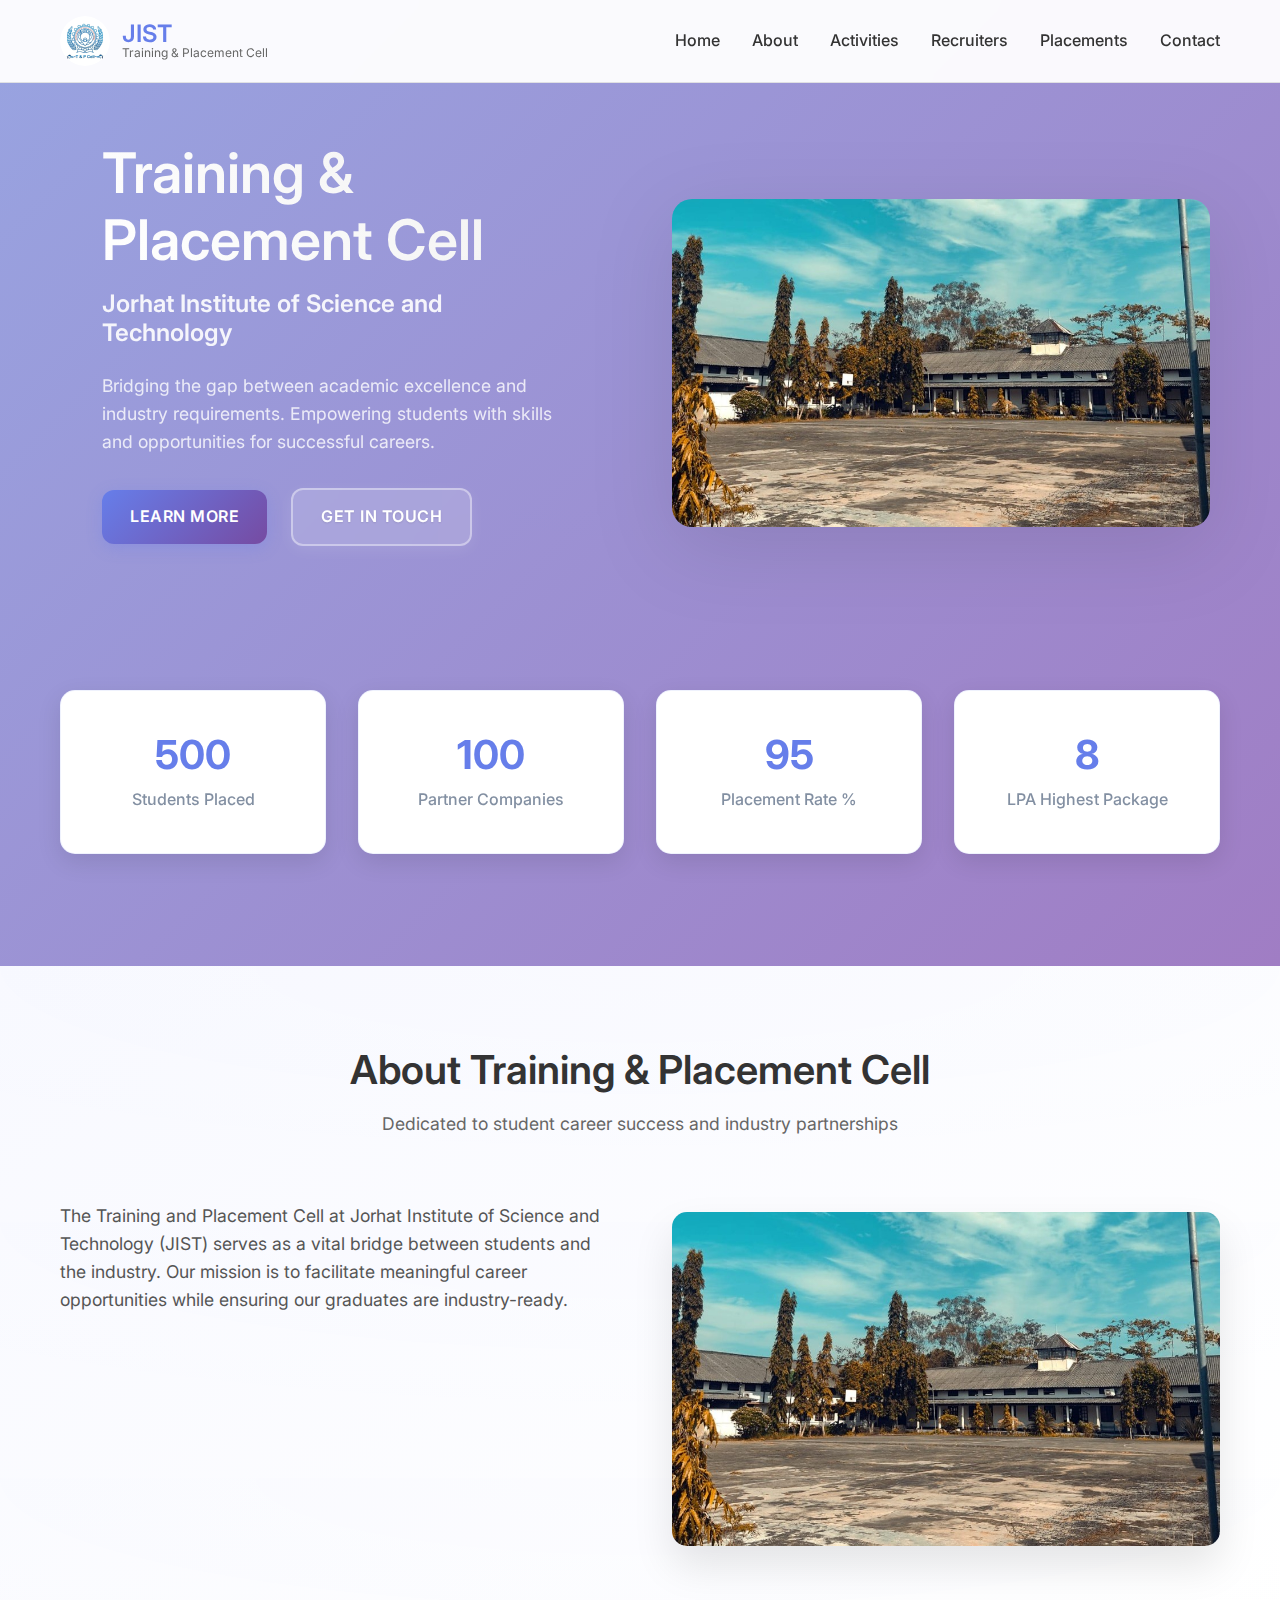
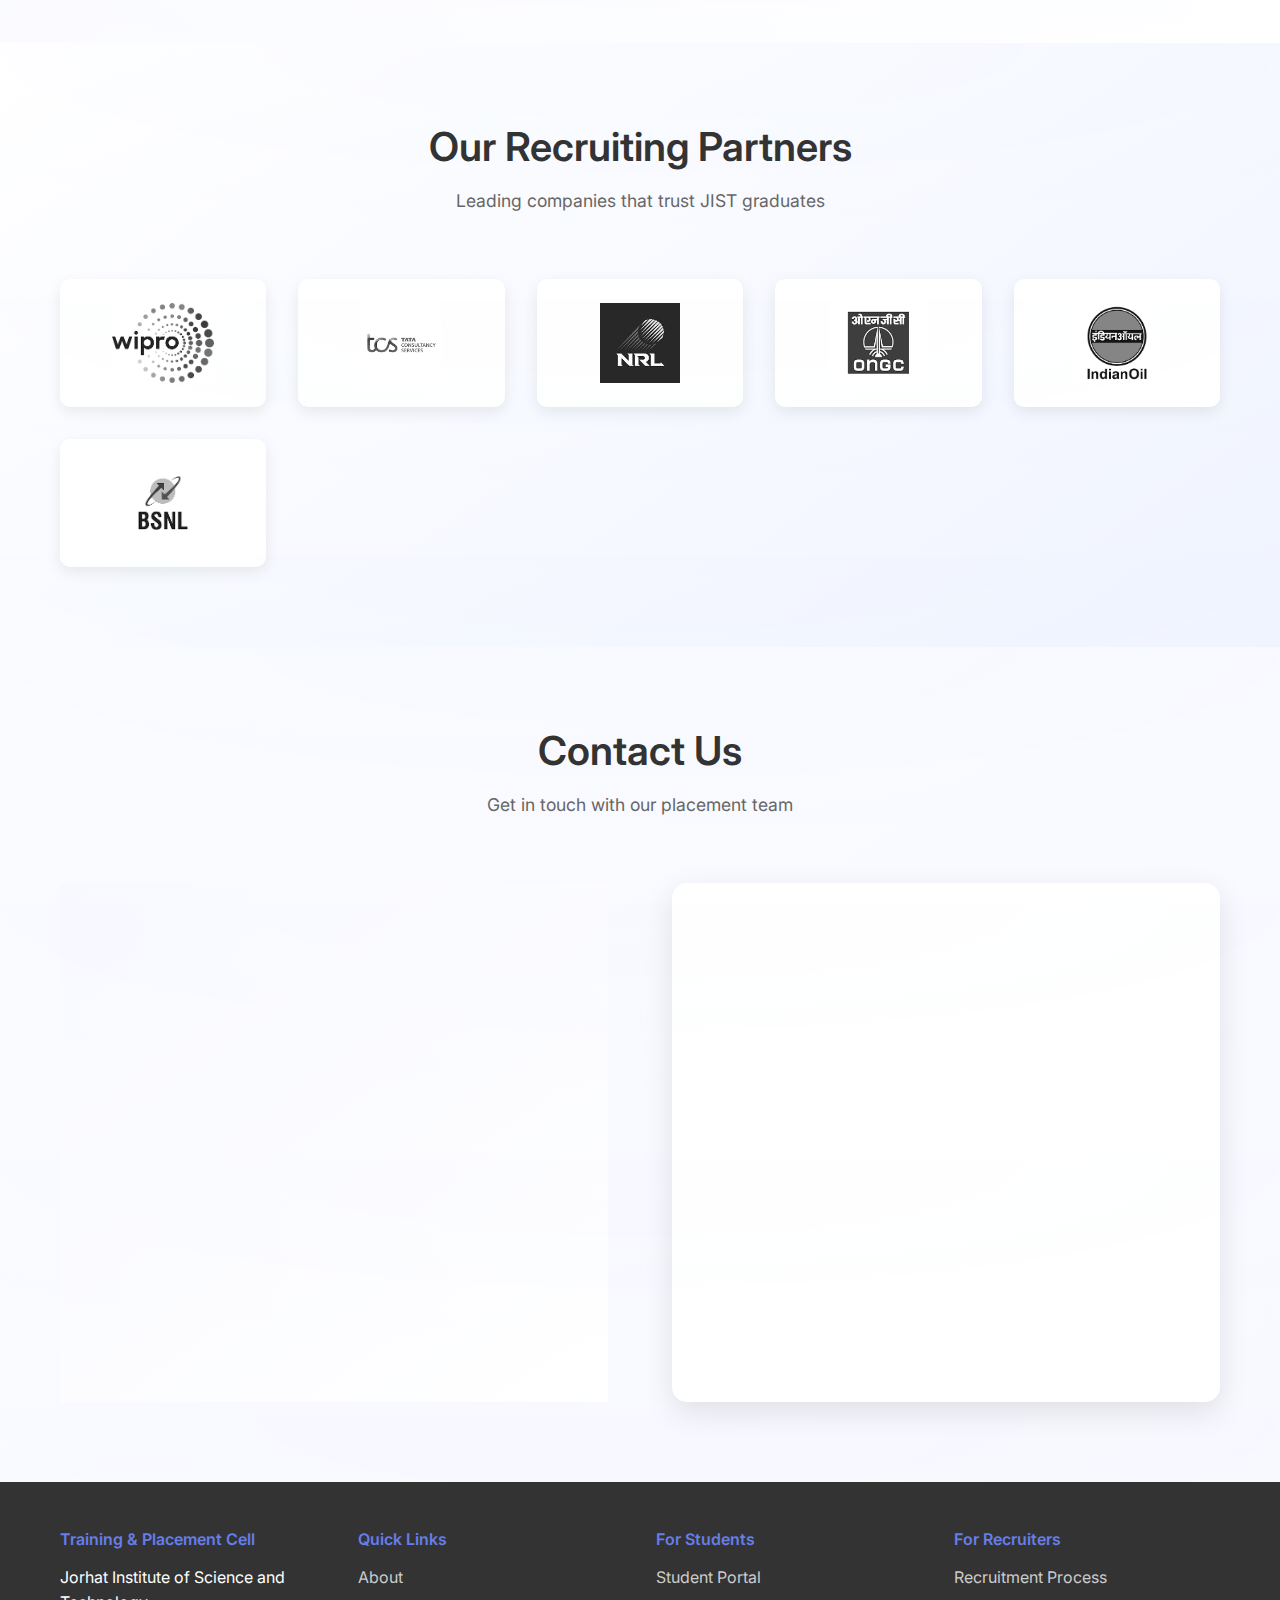
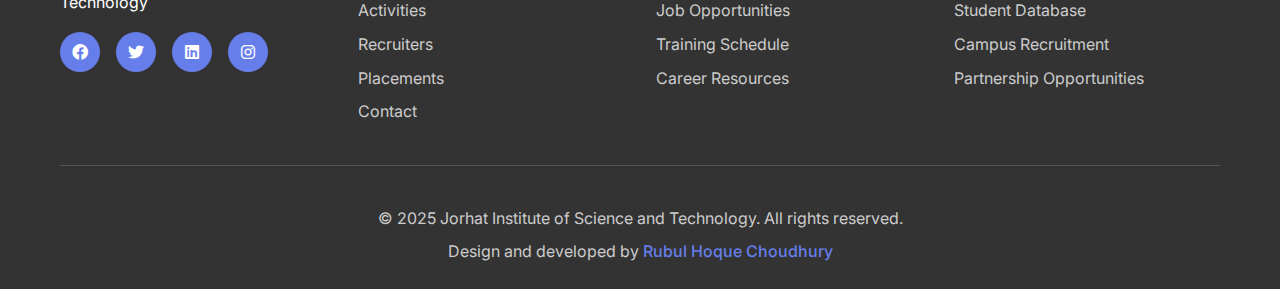
<file: index.html>
<!DOCTYPE html>
<html lang="en">

<head>
    <meta charset="UTF-8">
    <meta name="viewport" content="width=device-width, initial-scale=1.0">
    <link rel="icon" href="images/logo.png">
    <title>Training & Placement Cell - Jorhat Institute of Science and Technology</title>
    <link rel="stylesheet" href="css/style.css">
    <link rel="stylesheet" href="https://cdnjs.cloudflare.com/ajax/libs/font-awesome/6.0.0/css/all.min.css">
    <link href="https://fonts.googleapis.com/css2?family=Inter:wght@300;400;500;600;700&display=swap" rel="stylesheet">
</head>

<body>
    <!-- Header -->
    <header class="header">
        <nav class="navbar">
            <div class="nav-container">
                <div class="nav-logo">
                    <img src="images/logo.png" alt="JIST Logo" class="logo-img">
                    <div class="logo-text">
                        <h2>JIST</h2>
                        <p>Training & Placement Cell</p>
                    </div>
                </div>
                <ul class="nav-menu">
                    <li class="nav-item">
                        <a href="#home" class="nav-link">Home</a>
                    </li>
                    <li class="nav-item">
                        <a href="about.html" class="nav-link">About</a>
                    </li>
                    <li class="nav-item">
                        <a href="activities.html" class="nav-link">Activities</a>
                    </li>
                    <li class="nav-item">
                        <a href="recruiters.html" class="nav-link">Recruiters</a>
                    </li>
                    <li class="nav-item">
                        <a href="placements.html" class="nav-link">Placements</a>
                    </li>
                    <li class="nav-item">
                        <a href="contact.html" class="nav-link">Contact</a>
                    </li>
                </ul>
                <div class="hamburger">
                    <span class="bar"></span>
                    <span class="bar"></span>
                    <span class="bar"></span>
                </div>
            </div>
        </nav>
    </header>

    <!-- Hero Section -->
    <section id="home" class="hero">
        <div class="hero-container">
            <div class="hero-content">
                <h1 class="hero-title">Training & Placement Cell</h1>
                <h2 class="hero-subtitle">Jorhat Institute of Science and Technology</h2>
                <p class="hero-description">
                    Bridging the gap between academic excellence and industry requirements.
                    Empowering students with skills and opportunities for successful careers.
                </p>
                <div class="hero-buttons">
                    <a href="#about" class="btn btn-primary">Learn More</a>
                    <a href="#contact" class="btn btn-secondary">Get in Touch</a>
                </div>
            </div>
            <div class="hero-image">
                <img src="images/about.jpg" alt="Training and Placement">
            </div>
        </div>
        <div class="hero-stats">
            <div class="stat-item">
                <h3 class="stat-number" data-target="500">0</h3>
                <p class="stat-label">Students Placed</p>
            </div>
            <div class="stat-item">
                <h3 class="stat-number" data-target="100">0</h3>
                <p class="stat-label">Partner Companies</p>
            </div>
            <div class="stat-item">
                <h3 class="stat-number" data-target="95">0</h3>
                <p class="stat-label">Placement Rate %</p>
            </div>
            <div class="stat-item">
                <h3 class="stat-number" data-target="8">0</h3>
                <p class="stat-label">LPA Highest Package</p>
            </div>
        </div>
    </section>

    <!-- About Section -->
    <section id="about" class="about">
        <div class="container">
            <div class="section-header">
                <h2 class="section-title">About Training & Placement Cell</h2>
                <p class="section-subtitle">Dedicated to student career success and industry partnerships</p>
            </div>
            <div class="about-content">
                <div class="about-text">
                    <p>
                        The Training and Placement Cell at Jorhat Institute of Science and Technology (JIST)
                        serves as a vital bridge between students and the industry. Our mission is to facilitate
                        meaningful career opportunities while ensuring our graduates are industry-ready.
                    </p>
                    <div class="about-features">
                        <div class="feature">
                            <i class="fas fa-graduation-cap"></i>
                            <h4>Skill Development</h4>
                            <p>Comprehensive training programs to enhance technical and soft skills</p>
                        </div>
                        <div class="feature">
                            <i class="fas fa-handshake"></i>
                            <h4>Industry Partnerships</h4>
                            <p>Strong relationships with leading companies across various sectors</p>
                        </div>
                        <div class="feature">
                            <i class="fas fa-chart-line"></i>
                            <h4>Career Guidance</h4>
                            <p>Personalized counseling and career path planning for every student</p>
                        </div>
                    </div>
                </div>
                <div class="about-image">
                    <img src="images/about.jpg" alt="About TPC">
                </div>
            </div>
        </div>
    </section>

    <!-- Recruiters Section -->
    <section id="recruiters" class="recruiters">
        <div class="container">
            <div class="section-header">
                <h2 class="section-title">Our Recruiting Partners</h2>
                <p class="section-subtitle">Leading companies that trust JIST graduates</p>
            </div>
            <div class="recruiters-logos">
                <div class="logo-item">
                    <img src="images/wipro.png" alt="Company 1">
                </div>
                <div class="logo-item">
                    <img src="images/tcs.png" alt="Company 2">
                </div>
                <div class="logo-item">
                    <img src="images/nrl.jpg" alt="Company 3">
                </div>
                <div class="logo-item">
                    <img src="images/ongc.png" alt="Company 4">
                </div>
                <div class="logo-item">
                    <img src="images/iocl.png" alt="Company 5">
                </div>
                <div class="logo-item">
                    <img src="images/bsnl.png" alt="Company 6">
                </div>
            </div>
        </div>
    </section>

    <!-- Placements Section -->
    <!-- <section id="placements" class="placements">
        <div class="container">
            <div class="section-header">
                <h2 class="section-title">Recent Placements</h2>
                <p class="section-subtitle">Success stories of our graduates</p>
            </div>
            <div class="placement-grid">
                <div class="placement-card">
                    <div class="student-info">
                        <img src="images/profile.avif" alt="Student 1" class="student-photo">
                        <div class="student-details">
                            <h4>Priya Sharma</h4>
                            <p>Computer Science Engineering</p>
                            <span class="batch">Batch 2024</span>
                        </div>
                    </div>
                    <div class="placement-info">
                        <h5>Software Engineer</h5>
                        <p class="company">TCS - Tata Consultancy Services</p>
                        <span class="package">₹6.5 LPA</span>
                    </div>
                </div>
                <div class="placement-card">
                    <div class="student-info">
                        <img src="images/profile.avif" alt="Student 2" class="student-photo">
                        <div class="student-details">
                            <h4>Rahul Kumar</h4>
                            <p>Electronics & Communication</p>
                            <span class="batch">Batch 2024</span>
                        </div>
                    </div>
                    <div class="placement-info">
                        <h5>System Engineer</h5>
                        <p class="company">Infosys Technologies</p>
                        <span class="package">₹5.8 LPA</span>
                    </div>
                </div>
                <div class="placement-card">
                    <div class="student-info">
                        <img src="images/profile.avif" alt="Student 3" class="student-photo">
                        <div class="student-details">
                            <h4>Sneha Devi</h4>
                            <p>Information Technology</p>
                            <span class="batch">Batch 2024</span>
                        </div>
                    </div>
                    <div class="placement-info">
                        <h5>Data Analyst</h5>
                        <p class="company">Wipro Limited</p>
                        <span class="package">₹7.2 LPA</span>
                    </div>
                </div>

                <div class="placement-card">
                    <div class="student-info">
                        <img src="images/profile.avif"
                            alt="Deepak Medhi smiling in formal attire, seated in a bright indoor setting with a neutral background, conveying confidence and positivity"
                            class="student-photo">
                        <div class="student-details">
                            <h4>Deepak Medhi</h4>
                            <p>Electrical Engineering</p>
                            <span class="batch">Batch 2024</span>
                        </div>
                    </div>
                    <div class="placement-info">
                        <h5>Power Systems Engineer</h5>
                        <p class="company">NTPC Limited</p>
                        <span class="package">₹7.8 LPA</span>
                    </div>
                </div>
            </div>
            <div class="placement-stats">
                <h3>Placement Excellence 2024</h3>
                <div class="stats-grid">
                    <div class="stat-box">
                        <h4>Average Package</h4>
                        <p>₹6.5 LPA</p>
                    </div>
                    <div class="stat-box">
                        <h4>Highest Package</h4>
                        <p>₹8.5 LPA</p>
                    </div>
                    <div class="stat-box">
                        <h4>Top Recruiters</h4>
                        <p>50+</p>
                    </div>
                    <div class="stat-box">
                        <h4>Placement Success</h4>
                        <p>96%</p>
                    </div>
                </div>
            </div>
        </div>
    </section> -->

    <!-- Contact Section -->
    <section id="contact" class="contact">
        <div class="container">
            <div class="section-header">
                <h2 class="section-title">Contact Us</h2>
                <p class="section-subtitle">Get in touch with our placement team</p>
            </div>
            <div class="contact-content">
                <div class="contact-info">
                    <div class="contact-item">
                        <i class="fas fa-map-marker-alt"></i>
                        <div>
                            <h4>Address</h4>
                            <p>Jorhat Institute of Science and Technology<br>
                                Jorhat, Assam - 785010</p>
                        </div>
                    </div>
                    <div class="contact-item">
                        <i class="fas fa-phone"></i>
                        <div>
                            <h4>Phone</h4>
                            <p>+91 8811852556<br>
                                +91 8822392919</p>
                        </div>
                    </div>
                    <div class="contact-item">
                        <i class="fas fa-envelope"></i>
                        <div>
                            <h4>Email</h4>
                            <p>tpojist@gmail.com</p>
                        </div>
                    </div>
                    <div class="contact-item">
                        <i class="fas fa-globe"></i>
                        <div>
                            <h4>Website</h4>
                            <p><a href="https://jist.ac.in" target="_blank">jist.ac.in</a></p>
                        </div>
                    </div>
                </div>
                <div class="contact-form">
                    <iframe
                        data-tally-src="https://tally.so/embed/w84ddP?alignLeft=1&hideTitle=1&transparentBackground=1&dynamicHeight=1"
                        loading="lazy" width="100%" height="276" frameborder="0" marginheight="0" marginwidth="0"
                        title="Contact Form"></iframe>
                    <script>var d = document, w = "https://tally.so/widgets/embed.js", v = function () { "undefined" != typeof Tally ? Tally.loadEmbeds() : d.querySelectorAll("iframe[data-tally-src]:not([src])").forEach((function (e) { e.src = e.dataset.tallySrc })) }; if ("undefined" != typeof Tally) v(); else if (d.querySelector('script[src="' + w + '"]') == null) { var s = d.createElement("script"); s.src = w, s.onload = v, s.onerror = v, d.body.appendChild(s); }</script>
                </div>
            </div>
        </div>
    </section>

    <!-- Footer -->
    <footer class="footer">
        <div class="container">
            <div class="footer-content">
                <div class="footer-section">
                    <h4>Training & Placement Cell</h4>
                    <p>Jorhat Institute of Science and Technology</p>
                    <div class="social-links">
                        <a href="#"><i class="fab fa-facebook"></i></a>
                        <a href="#"><i class="fab fa-twitter"></i></a>
                        <a href="https://www.linkedin.com/in/tpcjist/"><i class="fab fa-linkedin"></i></a>
                        <a href="#"><i class="fab fa-instagram"></i></a>
                    </div>
                </div>
                <div class="footer-section">
                    <h4>Quick Links</h4>
                    <ul>
                        <li><a href="about.html">About</a></li>
                        <li><a href="activities.html">Activities</a></li>
                        <li><a href="recruiters.html">Recruiters</a></li>
                        <li><a href="placements.html">Placements</a></li>
                        <li><a href="contact.html">Contact</a></li>
                    </ul>
                </div>
                <div class="footer-section">
                    <h4>For Students</h4>
                    <ul>
                        <li><a href="#">Student Portal</a></li>
                        <li><a href="#">Job Opportunities</a></li>
                        <li><a href="#">Training Schedule</a></li>
                        <li><a href="#">Career Resources</a></li>
                    </ul>
                </div>
                <div class="footer-section">
                    <h4>For Recruiters</h4>
                    <ul>
                        <li><a href="#">Recruitment Process</a></li>
                        <li><a href="#">Student Database</a></li>
                        <li><a href="#">Campus Recruitment</a></li>
                        <li><a href="#">Partnership Opportunities</a></li>
                    </ul>
                </div>
            </div>
            <div class="footer-bottom">
                <p>&copy; 2025 Jorhat Institute of Science and Technology. All rights reserved.</p>
                <p>Design and developed by <a href="https://dub.sh/rubul" target="_blank"
                        rel="noopener noreferrer">Rubul Hoque Choudhury</a></p>
            </div>
        </div>
    </footer>

    <script src="js/script.js"></script>
</body>

</html>
</file>
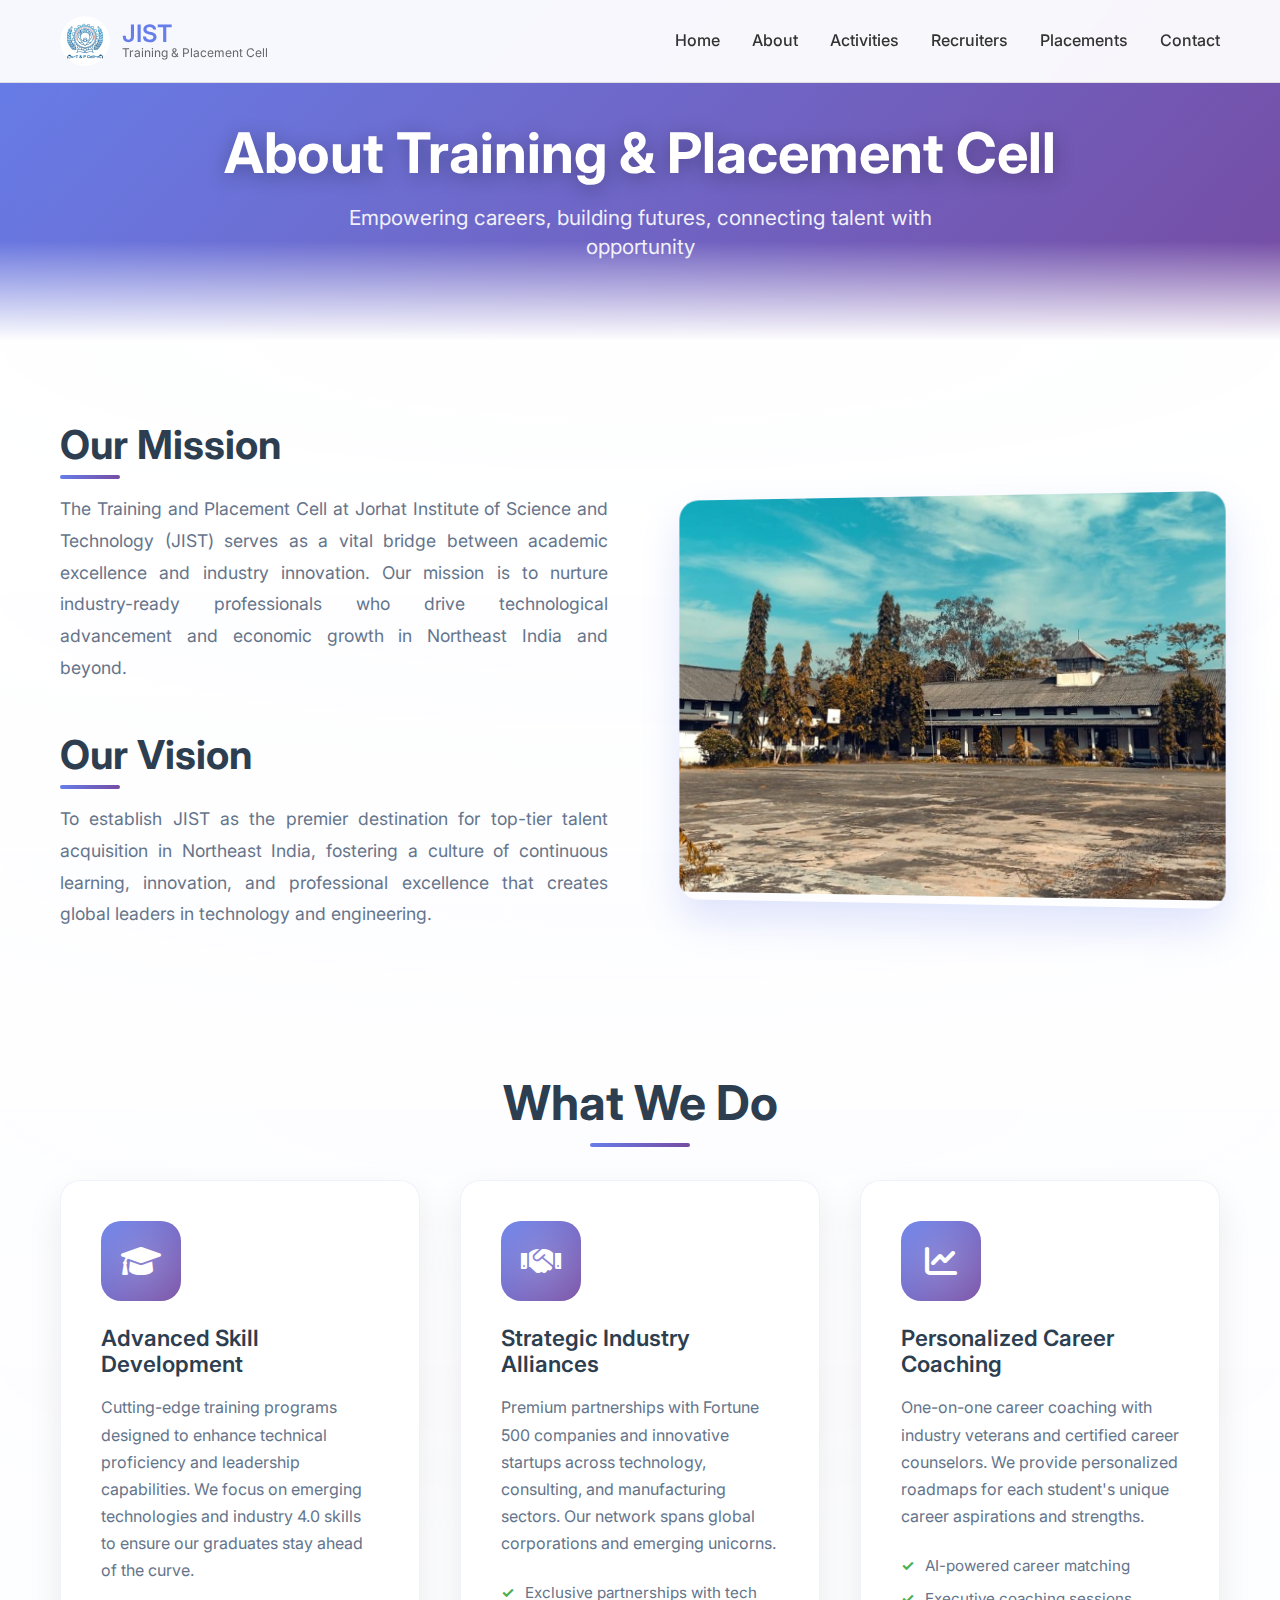
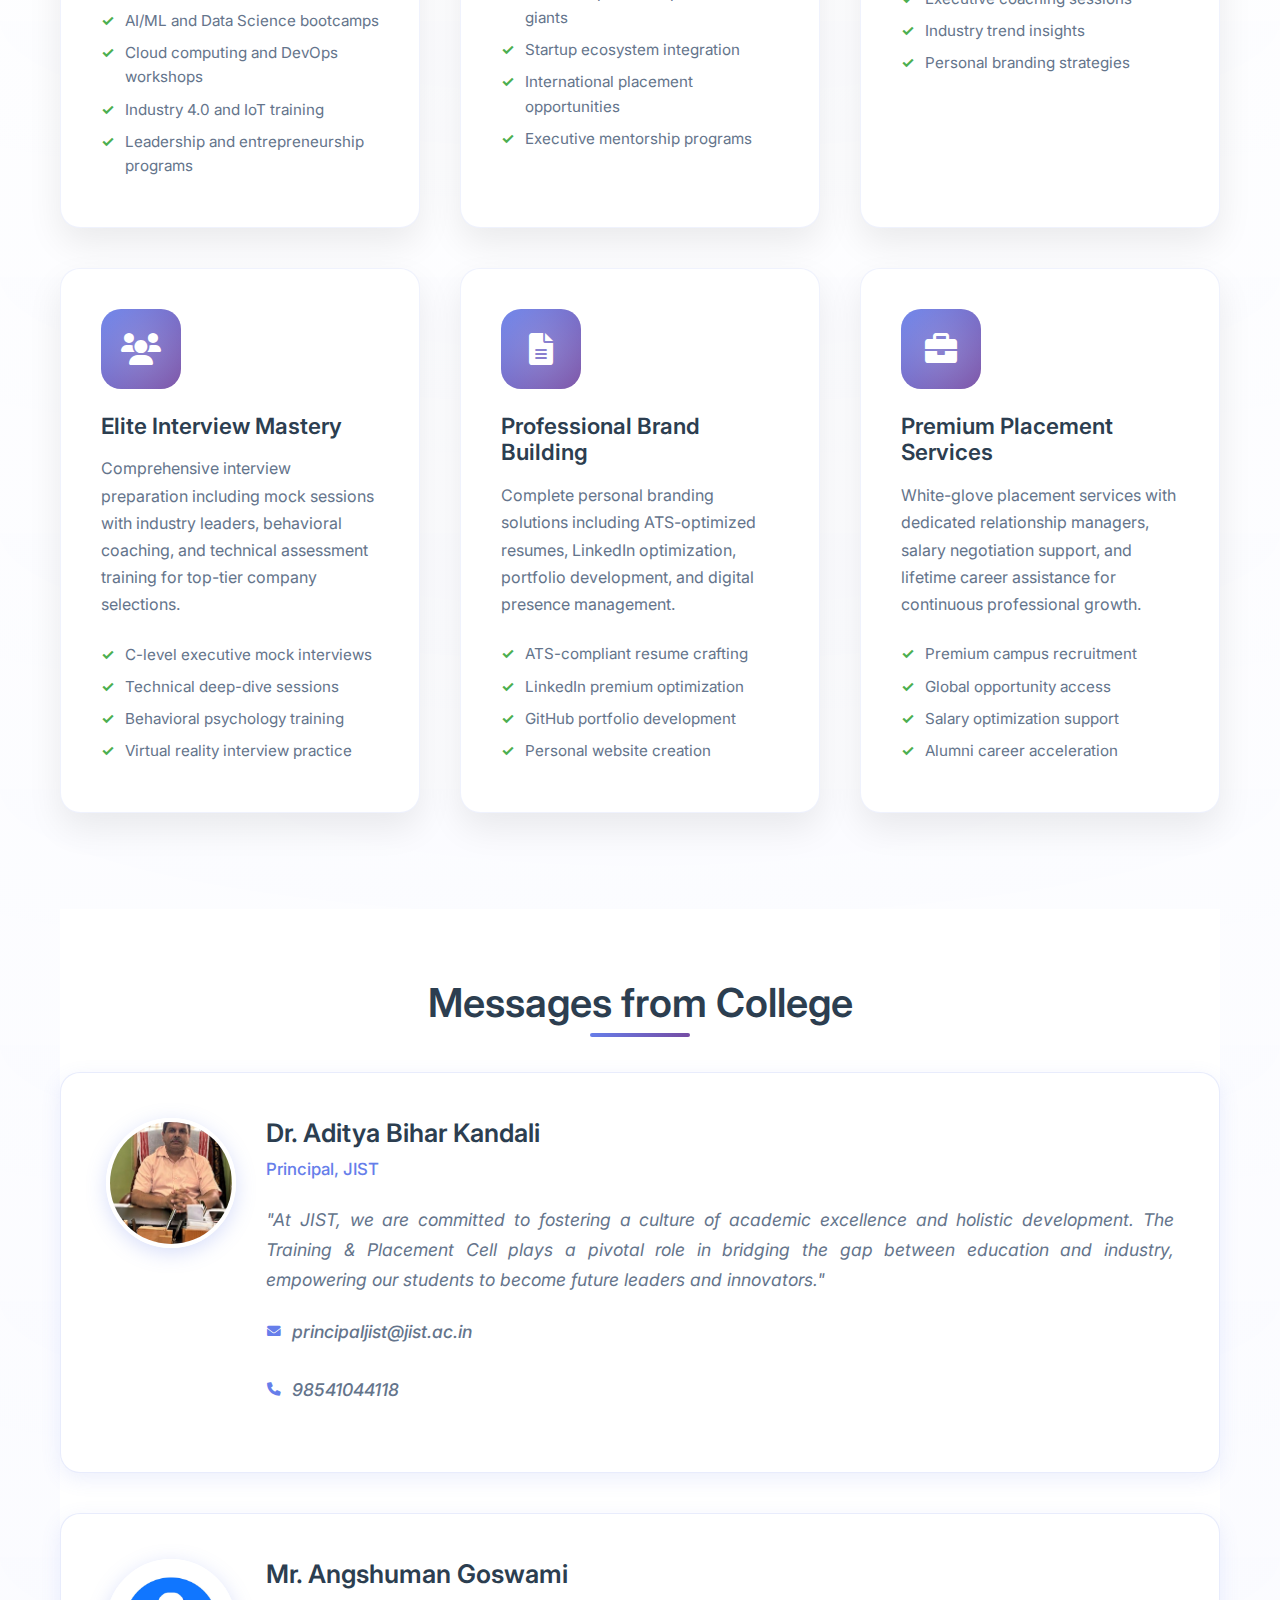
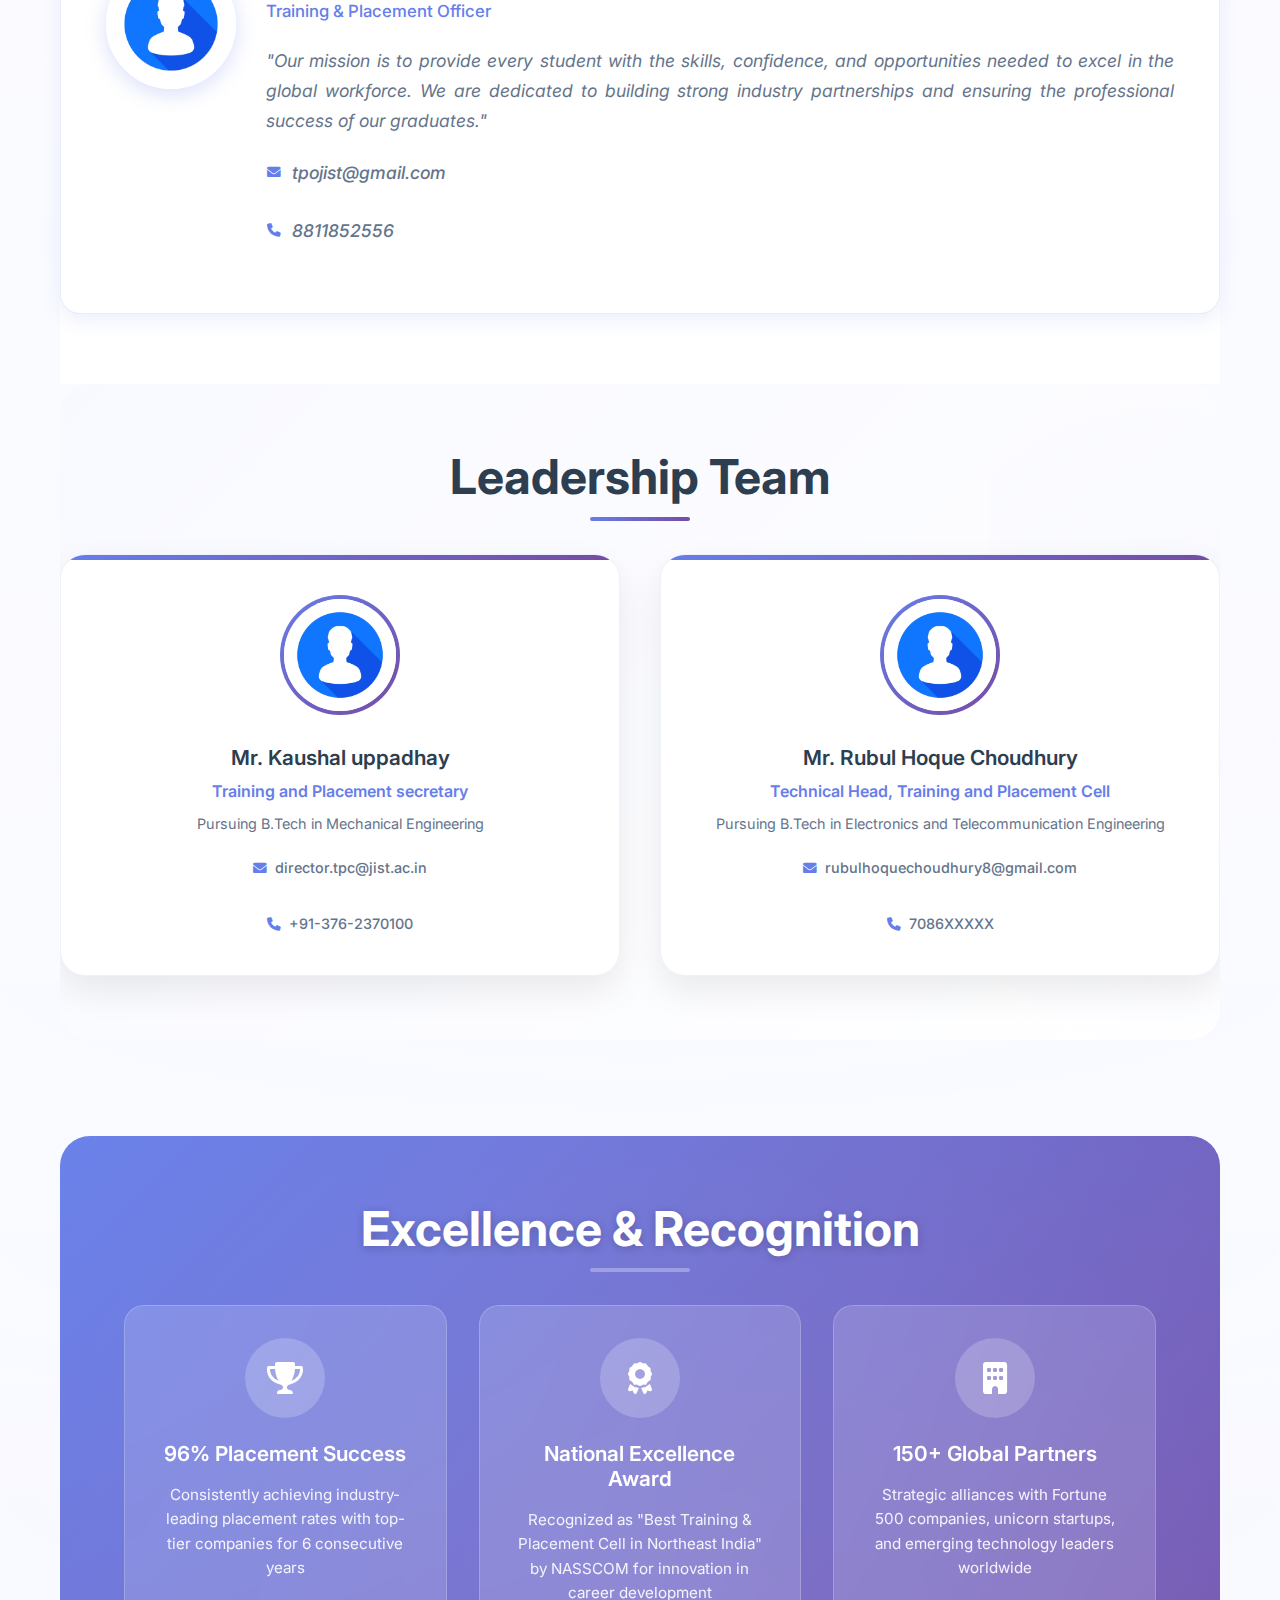
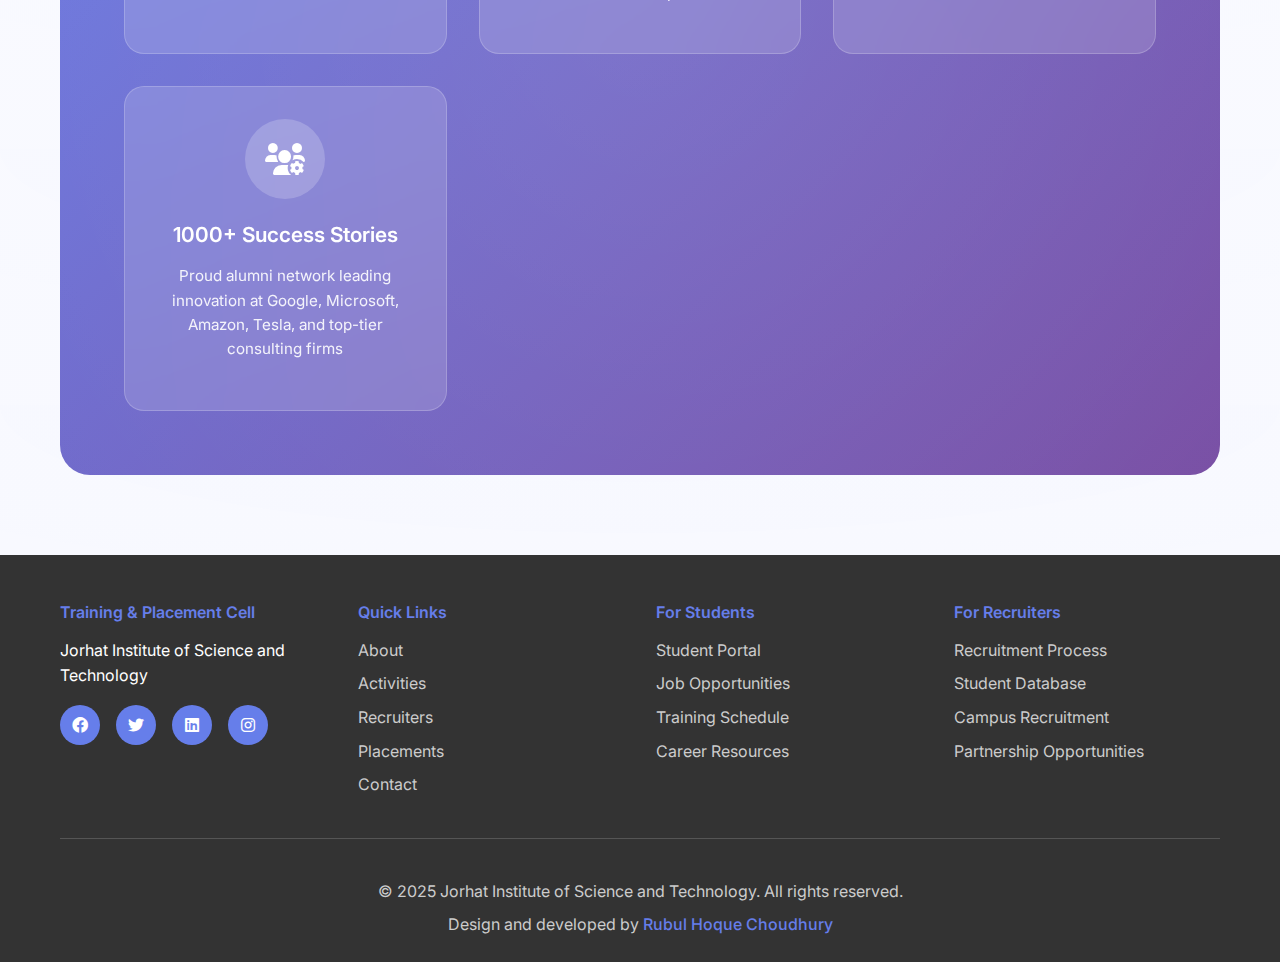
<file: about.html>
<!DOCTYPE html>
<html lang="en">
<head>
    <meta charset="UTF-8">
    <meta name="viewport" content="width=device-width, initial-scale=1.0">
    <link rel="icon" href="images/logo.png">
    <title>About - Training & Placement Cell - JIST</title>
    <link rel="stylesheet" href="css/style.css">
    <link rel="stylesheet" href="css/about.css">
    <link rel="stylesheet" href="https://cdnjs.cloudflare.com/ajax/libs/font-awesome/6.0.0/css/all.min.css">
    <link href="https://fonts.googleapis.com/css2?family=Inter:wght@300;400;500;600;700&display=swap" rel="stylesheet">
</head>
<body>
    <!-- Header -->
    <header class="header">
        <nav class="navbar">
            <div class="nav-container">
                <div class="nav-logo">
                    <img src="images/logo.png" alt="JIST Logo" class="logo-img">
                    <div class="logo-text">
                        <h2>JIST</h2>
                        <p>Training & Placement Cell</p>
                    </div>
                </div>
                <ul class="nav-menu">
                    <li class="nav-item">
                        <a href="index.html" class="nav-link">Home</a>
                    </li>
                    <li class="nav-item">
                        <a href="about.html" class="nav-link active">About</a>
                    </li>
                    <li class="nav-item">
                        <a href="activities.html" class="nav-link">Activities</a>
                    </li>
                    <li class="nav-item">
                        <a href="recruiters.html" class="nav-link">Recruiters</a>
                    </li>
                    <li class="nav-item">
                        <a href="placements.html" class="nav-link">Placements</a>
                    </li>
                    <li class="nav-item">
                        <a href="contact.html" class="nav-link">Contact</a>
                    </li>
                </ul>
                <div class="hamburger">
                    <span class="bar"></span>
                    <span class="bar"></span>
                    <span class="bar"></span>
                </div>
            </div>
        </nav>
    </header>

    <!-- Page Header -->
    <section class="page-header">
        <div class="container">
            <h1>About Training & Placement Cell</h1>
            <p>Empowering careers, building futures, connecting talent with opportunity</p>
        </div>
    </section>

    <!-- About Content -->
    <section class="about-detailed">
        <div class="container">
            <div class="about-intro">
                <div class="intro-text">
                    <h2>Our Mission</h2>
                    <p>The Training and Placement Cell at Jorhat Institute of Science and Technology (JIST) serves as a vital bridge between academic excellence and industry innovation. Our mission is to nurture industry-ready professionals who drive technological advancement and economic growth in Northeast India and beyond.</p>
                    
                    <h2>Our Vision</h2>
                    <p>To establish JIST as the premier destination for top-tier talent acquisition in Northeast India, fostering a culture of continuous learning, innovation, and professional excellence that creates global leaders in technology and engineering.</p>
                </div>
                <div class="intro-image">
                    <img src="images/about.jpg" alt="Our Mission - Building Future Leaders">
                </div>
            </div>

            <div class="about-features-detailed">
                <h2>What We Do</h2>
                <div class="features-grid">
                    <div class="feature-card">
                        <div class="feature-icon">
                            <i class="fas fa-graduation-cap"></i>
                        </div>
                        <h3>Advanced Skill Development</h3>
                        <p>Cutting-edge training programs designed to enhance technical proficiency and leadership capabilities. We focus on emerging technologies and industry 4.0 skills to ensure our graduates stay ahead of the curve.</p>
                        <ul>
                            <li>AI/ML and Data Science bootcamps</li>
                            <li>Cloud computing and DevOps workshops</li>
                            <li>Industry 4.0 and IoT training</li>
                            <li>Leadership and entrepreneurship programs</li>
                        </ul>
                    </div>

                    <div class="feature-card">
                        <div class="feature-icon">
                            <i class="fas fa-handshake"></i>
                        </div>
                        <h3>Strategic Industry Alliances</h3>
                        <p>Premium partnerships with Fortune 500 companies and innovative startups across technology, consulting, and manufacturing sectors. Our network spans global corporations and emerging unicorns.</p>
                        <ul>
                            <li>Exclusive partnerships with tech giants</li>
                            <li>Startup ecosystem integration</li>
                            <li>International placement opportunities</li>
                            <li>Executive mentorship programs</li>
                        </ul>
                    </div>

                    <div class="feature-card">
                        <div class="feature-icon">
                            <i class="fas fa-chart-line"></i>
                        </div>
                        <h3>Personalized Career Coaching</h3>
                        <p>One-on-one career coaching with industry veterans and certified career counselors. We provide personalized roadmaps for each student's unique career aspirations and strengths.</p>
                        <ul>
                            <li>AI-powered career matching</li>
                            <li>Executive coaching sessions</li>
                            <li>Industry trend insights</li>
                            <li>Personal branding strategies</li>
                        </ul>
                    </div>

                    <div class="feature-card">
                        <div class="feature-icon">
                            <i class="fas fa-users"></i>
                        </div>
                        <h3>Elite Interview Mastery</h3>
                        <p>Comprehensive interview preparation including mock sessions with industry leaders, behavioral coaching, and technical assessment training for top-tier company selections.</p>
                        <ul>
                            <li>C-level executive mock interviews</li>
                            <li>Technical deep-dive sessions</li>
                            <li>Behavioral psychology training</li>
                            <li>Virtual reality interview practice</li>
                        </ul>
                    </div>

                    <div class="feature-card">
                        <div class="feature-icon">
                            <i class="fas fa-file-alt"></i>
                        </div>
                        <h3>Professional Brand Building</h3>
                        <p>Complete personal branding solutions including ATS-optimized resumes, LinkedIn optimization, portfolio development, and digital presence management.</p>
                        <ul>
                            <li>ATS-compliant resume crafting</li>
                            <li>LinkedIn premium optimization</li>
                            <li>GitHub portfolio development</li>
                            <li>Personal website creation</li>
                        </ul>
                    </div>

                    <div class="feature-card">
                        <div class="feature-icon">
                            <i class="fas fa-briefcase"></i>
                        </div>
                        <h3>Premium Placement Services</h3>
                        <p>White-glove placement services with dedicated relationship managers, salary negotiation support, and lifetime career assistance for continuous professional growth.</p>
                        <ul>
                            <li>Premium campus recruitment</li>
                            <li>Global opportunity access</li>
                            <li>Salary optimization support</li>
                            <li>Alumni career acceleration</li>
                        </ul>
                    </div>
                </div>
            </div>

            <div class="messages-section">
                <h2>Messages from College</h2>
                <div class="messages-grid">
                    <!-- Principal's Message -->
                    <div class="message-card">
                        <div class="message-photo">
                            <img src="images/principal.jpg" alt="Principal Dr. Aditya Bihar Kandali">
                        </div>
                        <div class="message-content">
                            <h3>Dr. Aditya Bihar Kandali</h3>
                            <p class="position">Principal, JIST</p>
                            <p>
                                "At JIST, we are committed to fostering a culture of academic excellence and holistic development. The Training & Placement Cell plays a pivotal role in bridging the gap between education and industry, empowering our students to become future leaders and innovators."
                            </p>
                            <div class="message-contact">
                                <p><i class="fas fa-envelope"></i> principaljist@jist.ac.in</p>
                                <p><i class="fas fa-phone"></i>98541044118</p>
                            </div>
                        </div>
                    </div>
                    <!-- TPO Officer's Message -->
                    <div class="message-card">
                        <div class="message-photo">
                            <img src="images/profile.avif" alt="TPO Officer Mr. Angshuman Goswami">
                        </div>
                        <div class="message-content">
                            <h3>Mr. Angshuman Goswami</h3>
                            <p class="position">Training & Placement Officer</p>
                            <p>
                                "Our mission is to provide every student with the skills, confidence, and opportunities needed to excel in the global workforce. We are dedicated to building strong industry partnerships and ensuring the professional success of our graduates."
                            </p>
                            <div class="message-contact">
                                <p><i class="fas fa-envelope"></i> tpojist@gmail.com</p>
                                <p><i class="fas fa-phone"></i>8811852556</p>
                            </div>
                        </div>
                    </div>
                </div>
            </div>

            <div class="team-section">
                <h2>Leadership Team</h2>
                <div class="team-grid">
                    <div class="team-member">
                        <img src="images/profile.avif" alt="Training and Placement secretary">
                        <h3>Mr. Kaushal uppadhay</h3>
                        <p class="position">Training and Placement secretary</p>
                        <p class="qualification">Pursuing B.Tech in Mechanical Engineering</p>
                        <div class="contact-info">
                            <p><i class="fas fa-envelope"></i> director.tpc@jist.ac.in</p>
                            <p><i class="fas fa-phone"></i> +91-376-2370100</p>
                        </div>
                    </div>

                    <div class="team-member">
                        <img src="images/profile.avif" alt="Training and Placement Cell Technical Head">
                        <h3>Mr. Rubul Hoque Choudhury</h3>
                        <p class="position">Technical Head, Training and Placement Cell</p>
                        <p class="qualification">Pursuing B.Tech in Electronics and Telecommunication Engineering</p>
                        <div class="contact-info">
                            <p><i class="fas fa-envelope"></i>rubulhoquechoudhury8@gmail.com</p>
                            <p><i class="fas fa-phone"></i>7086XXXXX</p>
                        </div>
                    </div>

                    
                </div>
            </div>

            <div class="achievements-section">
                <h2>Excellence & Recognition</h2>
                <div class="achievements-grid">
                    <div class="achievement-card">
                        <div class="achievement-icon">
                            <i class="fas fa-trophy"></i>
                        </div>
                        <h3>96% Placement Success</h3>
                        <p>Consistently achieving industry-leading placement rates with top-tier companies for 6 consecutive years</p>
                    </div>

                    <div class="achievement-card">
                        <div class="achievement-icon">
                            <i class="fas fa-award"></i>
                        </div>
                        <h3>National Excellence Award</h3>
                        <p>Recognized as "Best Training & Placement Cell in Northeast India" by NASSCOM for innovation in career development</p>
                    </div>

                    <div class="achievement-card">
                        <div class="achievement-icon">
                            <i class="fas fa-building"></i>
                        </div>
                        <h3>150+ Global Partners</h3>
                        <p>Strategic alliances with Fortune 500 companies, unicorn startups, and emerging technology leaders worldwide</p>
                    </div>

                    <div class="achievement-card">
                        <div class="achievement-icon">
                            <i class="fas fa-users-cog"></i>
                        </div>
                        <h3>1000+ Success Stories</h3>
                        <p>Proud alumni network leading innovation at Google, Microsoft, Amazon, Tesla, and top-tier consulting firms</p>
                    </div>
                </div>
            </div>
        </div>
    </section>

    <!-- Footer -->
    <footer class="footer">
        <div class="container">
            <div class="footer-content">
                <div class="footer-section">
                    <h4>Training & Placement Cell</h4>
                    <p>Jorhat Institute of Science and Technology</p>
                    <div class="social-links">
                        <a href="#"><i class="fab fa-facebook"></i></a>
                        <a href="#"><i class="fab fa-twitter"></i></a>
                        <a href="https://www.linkedin.com/in/tpcjist/"><i class="fab fa-linkedin"></i></a>
                        <a href="#"><i class="fab fa-instagram"></i></a>
                    </div>
                </div>
                <div class="footer-section">
                    <h4>Quick Links</h4>
                    <ul>
                        <li><a href="about.html">About</a></li>
                        <li><a href="activities.html">Activities</a></li>
                        <li><a href="recruiters.html">Recruiters</a></li>
                        <li><a href="placements.html">Placements</a></li>
                        <li><a href="contact.html">Contact</a></li>
                    </ul>
                </div>
                <div class="footer-section">
                    <h4>For Students</h4>
                    <ul>
                        <li><a href="#">Student Portal</a></li>
                        <li><a href="#">Job Opportunities</a></li>
                        <li><a href="#">Training Schedule</a></li>
                        <li><a href="#">Career Resources</a></li>
                    </ul>
                </div>
                <div class="footer-section">
                    <h4>For Recruiters</h4>
                    <ul>
                        <li><a href="#">Recruitment Process</a></li>
                        <li><a href="#">Student Database</a></li>
                        <li><a href="#">Campus Recruitment</a></li>
                        <li><a href="#">Partnership Opportunities</a></li>
                    </ul>
                </div>
            </div>
            <div class="footer-bottom">
                <p>&copy; 2025 Jorhat Institute of Science and Technology. All rights reserved.</p>
                <p>Design and developed by <a href="https://dub.sh/rubul" target="_blank" rel="noopener noreferrer">Rubul Hoque Choudhury</a></p>
            </div>
        </div>
    </footer>

    <script src="js/script.js"></script>
</body>
</html>
</file>
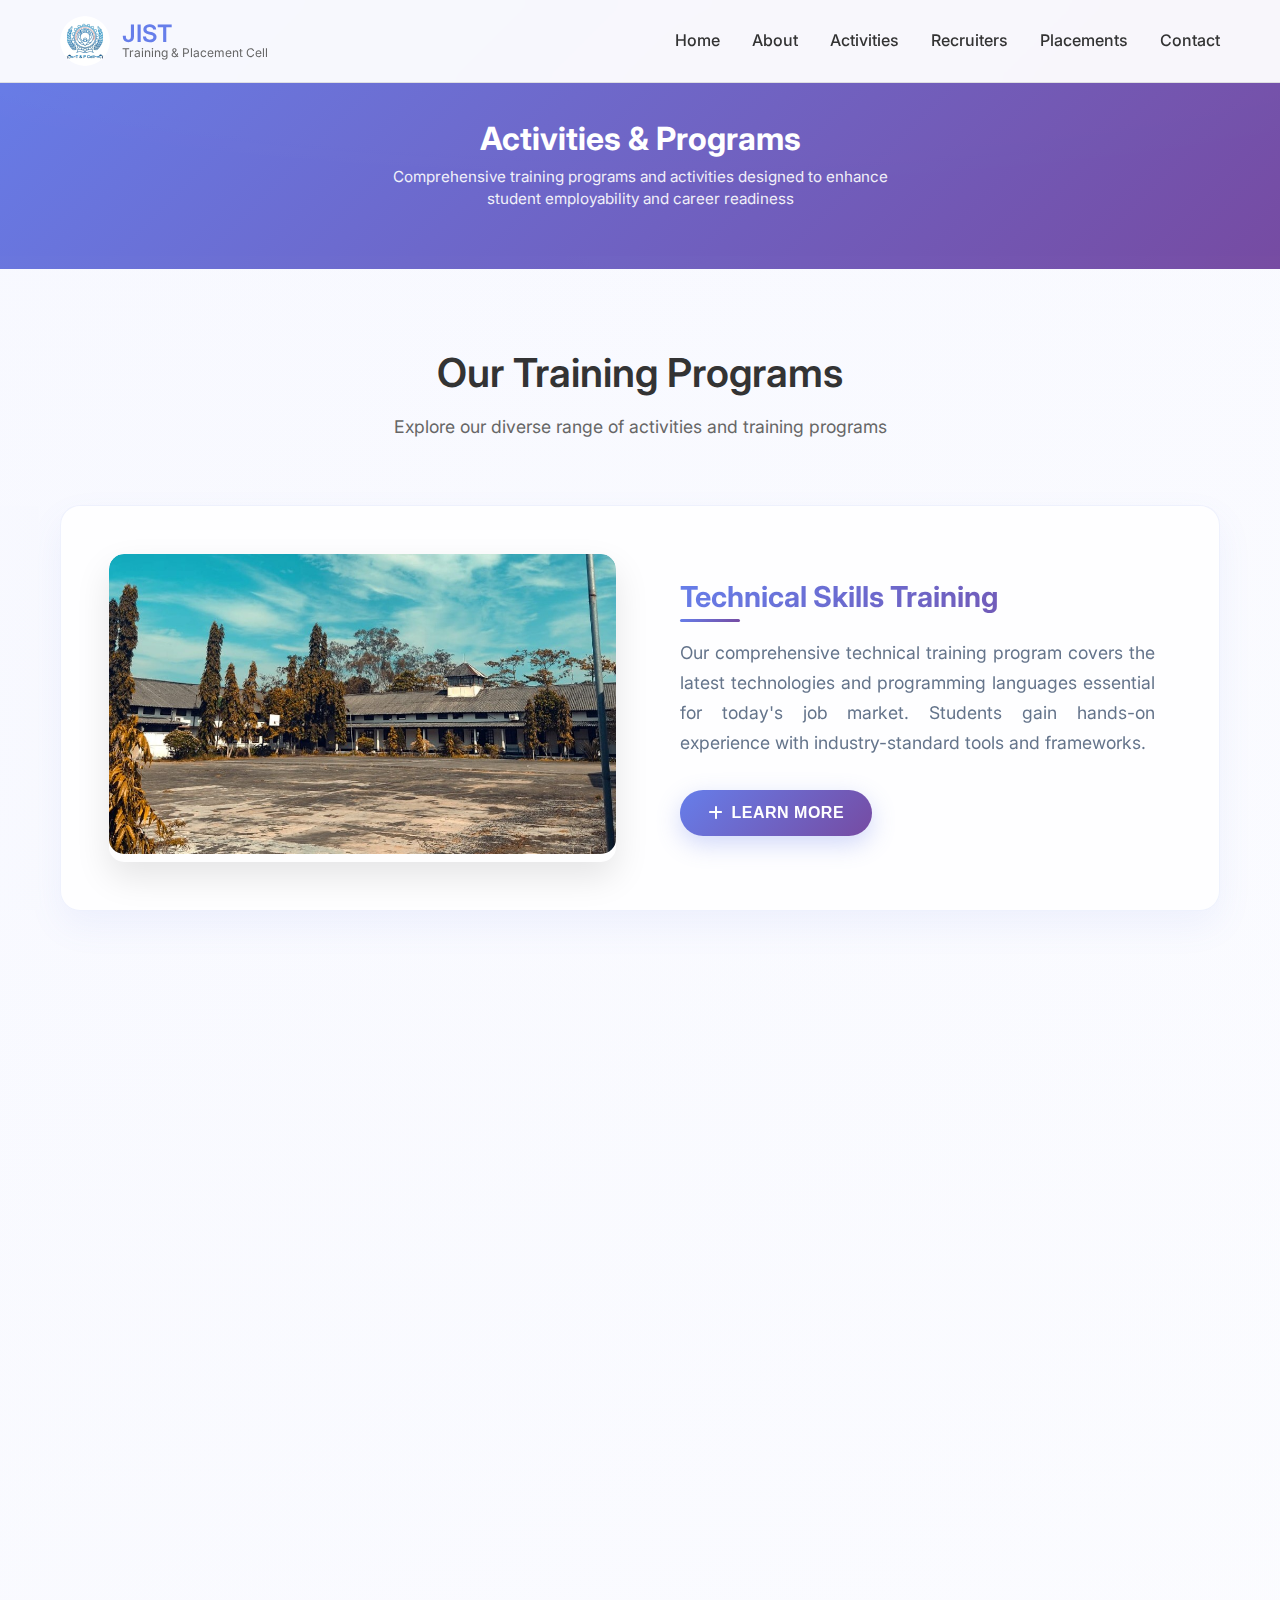
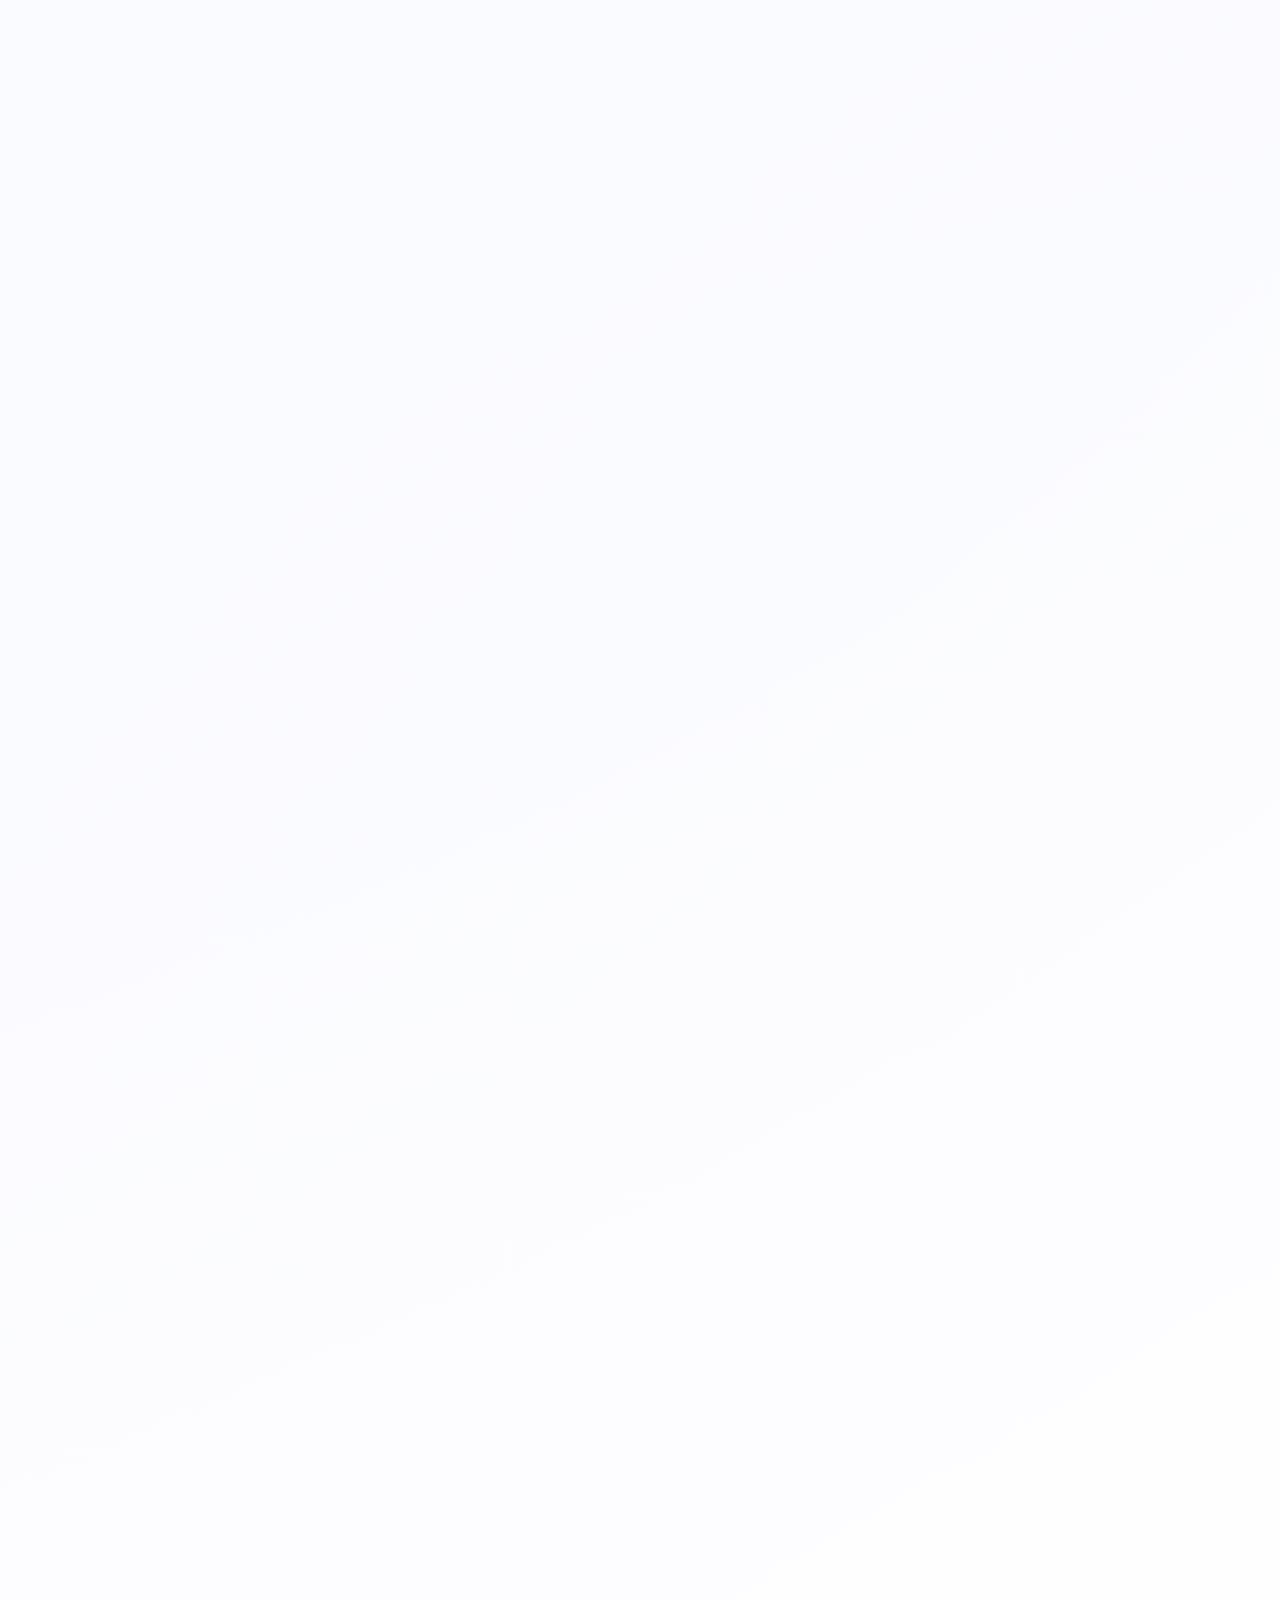
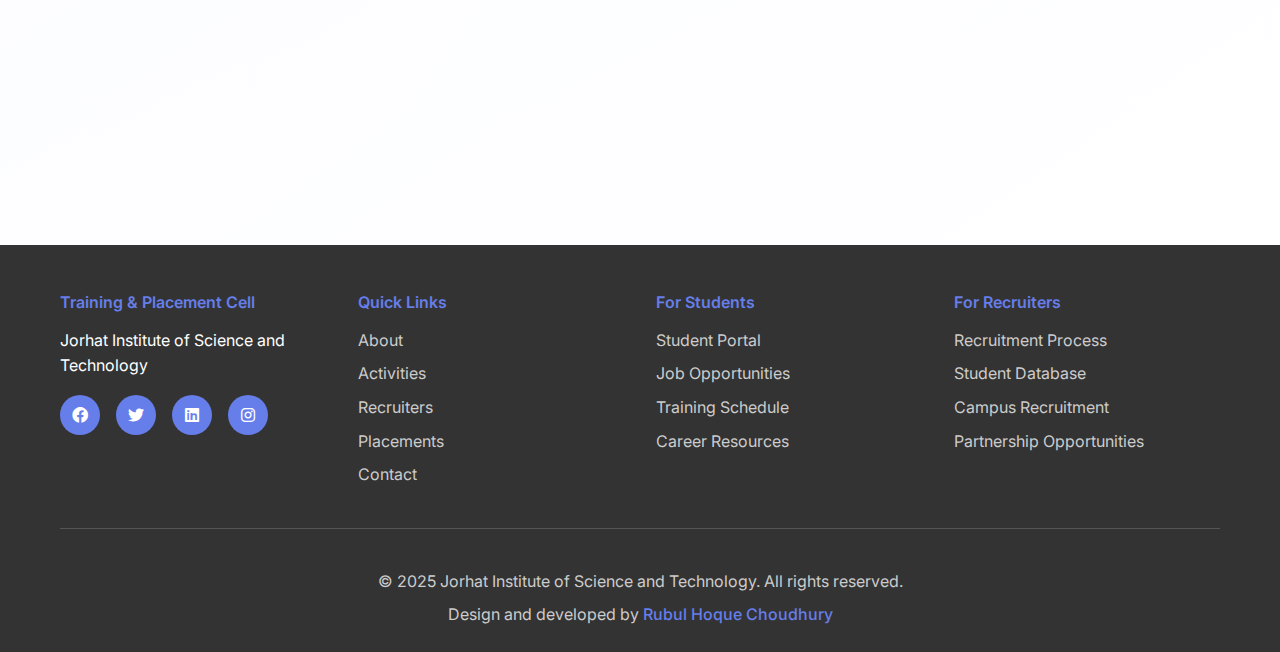
<file: activities.html>
<!DOCTYPE html>
<html lang="en">
<head>
    <meta charset="UTF-8">
    <meta name="viewport" content="width=device-width, initial-scale=1.0">
    <link rel="icon" href="images/logo.png">
    <title>Activities - Training & Placement Cell</title>
    <link rel="stylesheet" href="css/style.css">
    <link rel="stylesheet" href="css/activities.css">
    <link rel="stylesheet" href="https://cdnjs.cloudflare.com/ajax/libs/font-awesome/6.0.0/css/all.min.css">
    <link href="https://fonts.googleapis.com/css2?family=Inter:wght@300;400;500;600;700&display=swap" rel="stylesheet">
</head>
<body>
    <!-- Header -->
    <header class="header">
        <nav class="navbar">
            <div class="nav-container">
                <div class="nav-logo">
                    <img src="images/logo.png" alt="JIST Logo" class="logo-img">
                    <div class="logo-text">
                        <h2>JIST</h2>
                        <p>Training & Placement Cell</p>
                    </div>
                </div>
                <ul class="nav-menu">
                    <li class="nav-item">
                        <a href="index.html" class="nav-link">Home</a>
                    </li>
                    <li class="nav-item">
                        <a href="about.html" class="nav-link">About</a>
                    </li>
                    <li class="nav-item">
                        <a href="activities.html" class="nav-link active">Activities</a>
                    </li>
                    <li class="nav-item">
                        <a href="recruiters.html" class="nav-link">Recruiters</a>
                    </li>
                    <li class="nav-item">
                        <a href="placements.html" class="nav-link">Placements</a>
                    </li>
                    <li class="nav-item">
                        <a href="contact.html" class="nav-link">Contact</a>
                    </li>
                </ul>
                <div class="hamburger">
                    <span class="bar"></span>
                    <span class="bar"></span>
                    <span class="bar"></span>
                </div>
            </div>
        </nav>
    </header>

    <!-- Page Header -->
    <section class="page-header">
        <div class="container">
            <h1>Activities & Programs</h1>
            <p>Comprehensive training programs and activities designed to enhance student employability and career readiness</p>
        </div>
    </section>

    <!-- Activities Section -->
    <section class="activities-main">
        <div class="container">
            <div class="section-header">
                <h2 class="section-title">Our Training Programs</h2>
                <p class="section-subtitle">Explore our diverse range of activities and training programs</p>
            </div>

            <!-- Activity Box 1: Technical Training -->
            <div class="activity-box">
                <div class="activity-image">
                    <img src="images/about.jpg" alt="Technical Training">
                </div>
                <div class="activity-content">
                    <h3 class="activity-title">Technical Skills Training</h3>
                    <p class="activity-description">
                        Our comprehensive technical training program covers the latest technologies and programming languages 
                        essential for today's job market. Students gain hands-on experience with industry-standard tools 
                        and frameworks.
                    </p>
                    <button class="more-btn" data-activity="technical">
                        <i class="fas fa-plus"></i>
                        Learn More
                    </button>
                </div>
            </div>

            <!-- Activity Box 2: Soft Skills Development -->
            <div class="activity-box">
                <div class="activity-content">
                    <h3 class="activity-title">Soft Skills Development</h3>
                    <p class="activity-description">
                        Develop essential soft skills including communication, leadership, teamwork, and problem-solving. 
                        Our interactive workshops and seminars help students build confidence and professional etiquette 
                        required in corporate environments.
                    </p>
                    <button class="more-btn" data-activity="softskills">
                        <i class="fas fa-plus"></i>
                        Learn More
                    </button>
                </div>
                <div class="activity-image">
                    <img src="images/profile.avif" alt="Soft Skills Training">
                </div>
            </div>

            <!-- Activity Box 3: Mock Interviews -->
            <div class="activity-box">
                <div class="activity-image">
                    <img src="images/about.jpg" alt="Mock Interviews">
                </div>
                <div class="activity-content">
                    <h3 class="activity-title">Mock Interviews & Assessment</h3>
                    <p class="activity-description">
                        Practice makes perfect! Our mock interview sessions simulate real interview scenarios with 
                        industry professionals. Get personalized feedback and improve your interview performance 
                        before facing actual recruiters.
                    </p>
                    <button class="more-btn" data-activity="interviews">
                        <i class="fas fa-plus"></i>
                        Learn More
                    </button>
                </div>
            </div>

            <!-- Activity Box 4: Industry Visits -->
            <div class="activity-box">
                <div class="activity-content">
                    <h3 class="activity-title">Industry Visits & Internships</h3>
                    <p class="activity-description">
                        Bridge the gap between theory and practice through organized industry visits and internship 
                        programs. Students get exposure to real work environments and understand industry expectations 
                        and workplace culture.
                    </p>
                    <button class="more-btn" data-activity="industry">
                        <i class="fas fa-plus"></i>
                        Learn More
                    </button>
                </div>
                <div class="activity-image">
                    <img src="images/about.jpg" alt="Industry Visits">
                </div>
            </div>

            <!-- Activity Box 5: Career Guidance -->
            <div class="activity-box">
                <div class="activity-image">
                    <img src="images/profile.avif" alt="Career Guidance">
                </div>
                <div class="activity-content">
                    <h3 class="activity-title">Career Guidance & Counseling</h3>
                    <p class="activity-description">
                        Personalized career counseling sessions to help students identify their strengths, interests, 
                        and career goals. Our experienced counselors provide guidance on career paths, higher studies, 
                        and professional development opportunities.
                    </p>
                    <button class="more-btn" data-activity="career">
                        <i class="fas fa-plus"></i>
                        Learn More
                    </button>
                </div>
            </div>

            <!-- Activity Box 6: Workshops & Seminars -->
            <div class="activity-box">
                <div class="activity-content">
                    <h3 class="activity-title">Workshops & Guest Lectures</h3>
                    <p class="activity-description">
                        Regular workshops and guest lectures by industry experts, alumni, and successful professionals. 
                        Stay updated with industry trends, emerging technologies, and gain insights from experienced 
                        professionals in various fields.
                    </p>
                    <button class="more-btn" data-activity="workshops">
                        <i class="fas fa-plus"></i>
                        Learn More
                    </button>
                </div>
                <div class="activity-image">
                    <img src="images/about.jpg" alt="Workshops & Seminars">
                </div>
            </div>
        </div>
    </section>

    <!-- Expandable Content Modal -->
    <div id="activityModal" class="activity-modal">
        <div class="modal-content">
            <span class="close-modal">&times;</span>
            <div class="modal-body">
                <iframe id="activityFrame" src="" frameborder="0"></iframe>
            </div>
        </div>
    </div>

    <!-- Footer -->
    <footer class="footer">
        <div class="container">
            <div class="footer-content">
                <div class="footer-section">
                    <h4>Training & Placement Cell</h4>
                    <p>Jorhat Institute of Science and Technology</p>
                    <div class="social-links">
                        <a href="#"><i class="fab fa-facebook"></i></a>
                        <a href="#"><i class="fab fa-twitter"></i></a>
                        <a href="#"><i class="fab fa-linkedin"></i></a>
                        <a href="#"><i class="fab fa-instagram"></i></a>
                    </div>
                </div>
                <div class="footer-section">
                    <h4>Quick Links</h4>
                    <ul>
                        <li><a href="about.html">About</a></li>
                        <li><a href="activities.html">Activities</a></li>
                        <li><a href="recruiters.html">Recruiters</a></li>
                        <li><a href="placements.html">Placements</a></li>
                        <li><a href="contact.html">Contact</a></li>
                    </ul>
                </div>
                <div class="footer-section">
                    <h4>For Students</h4>
                    <ul>
                        <li><a href="#">Student Portal</a></li>
                        <li><a href="#">Job Opportunities</a></li>
                        <li><a href="#">Training Schedule</a></li>
                        <li><a href="#">Career Resources</a></li>
                    </ul>
                </div>
                <div class="footer-section">
                    <h4>For Recruiters</h4>
                    <ul>
                        <li><a href="#">Recruitment Process</a></li>
                        <li><a href="#">Student Database</a></li>
                        <li><a href="#">Campus Recruitment</a></li>
                        <li><a href="#">Partnership Opportunities</a></li>
                    </ul>
                </div>
            </div>
            <div class="footer-bottom">
                <p>&copy; 2025 Jorhat Institute of Science and Technology. All rights reserved.</p>
                <p>Design and developed by <a href="https://dub.sh/rubul" target="_blank" rel="noopener noreferrer">Rubul Hoque Choudhury</a></p>
            </div>
        </div>
    </footer>

    <script src="js/script.js"></script>
    <script src="js/activities.js"></script>
</body>
</html>
</file>
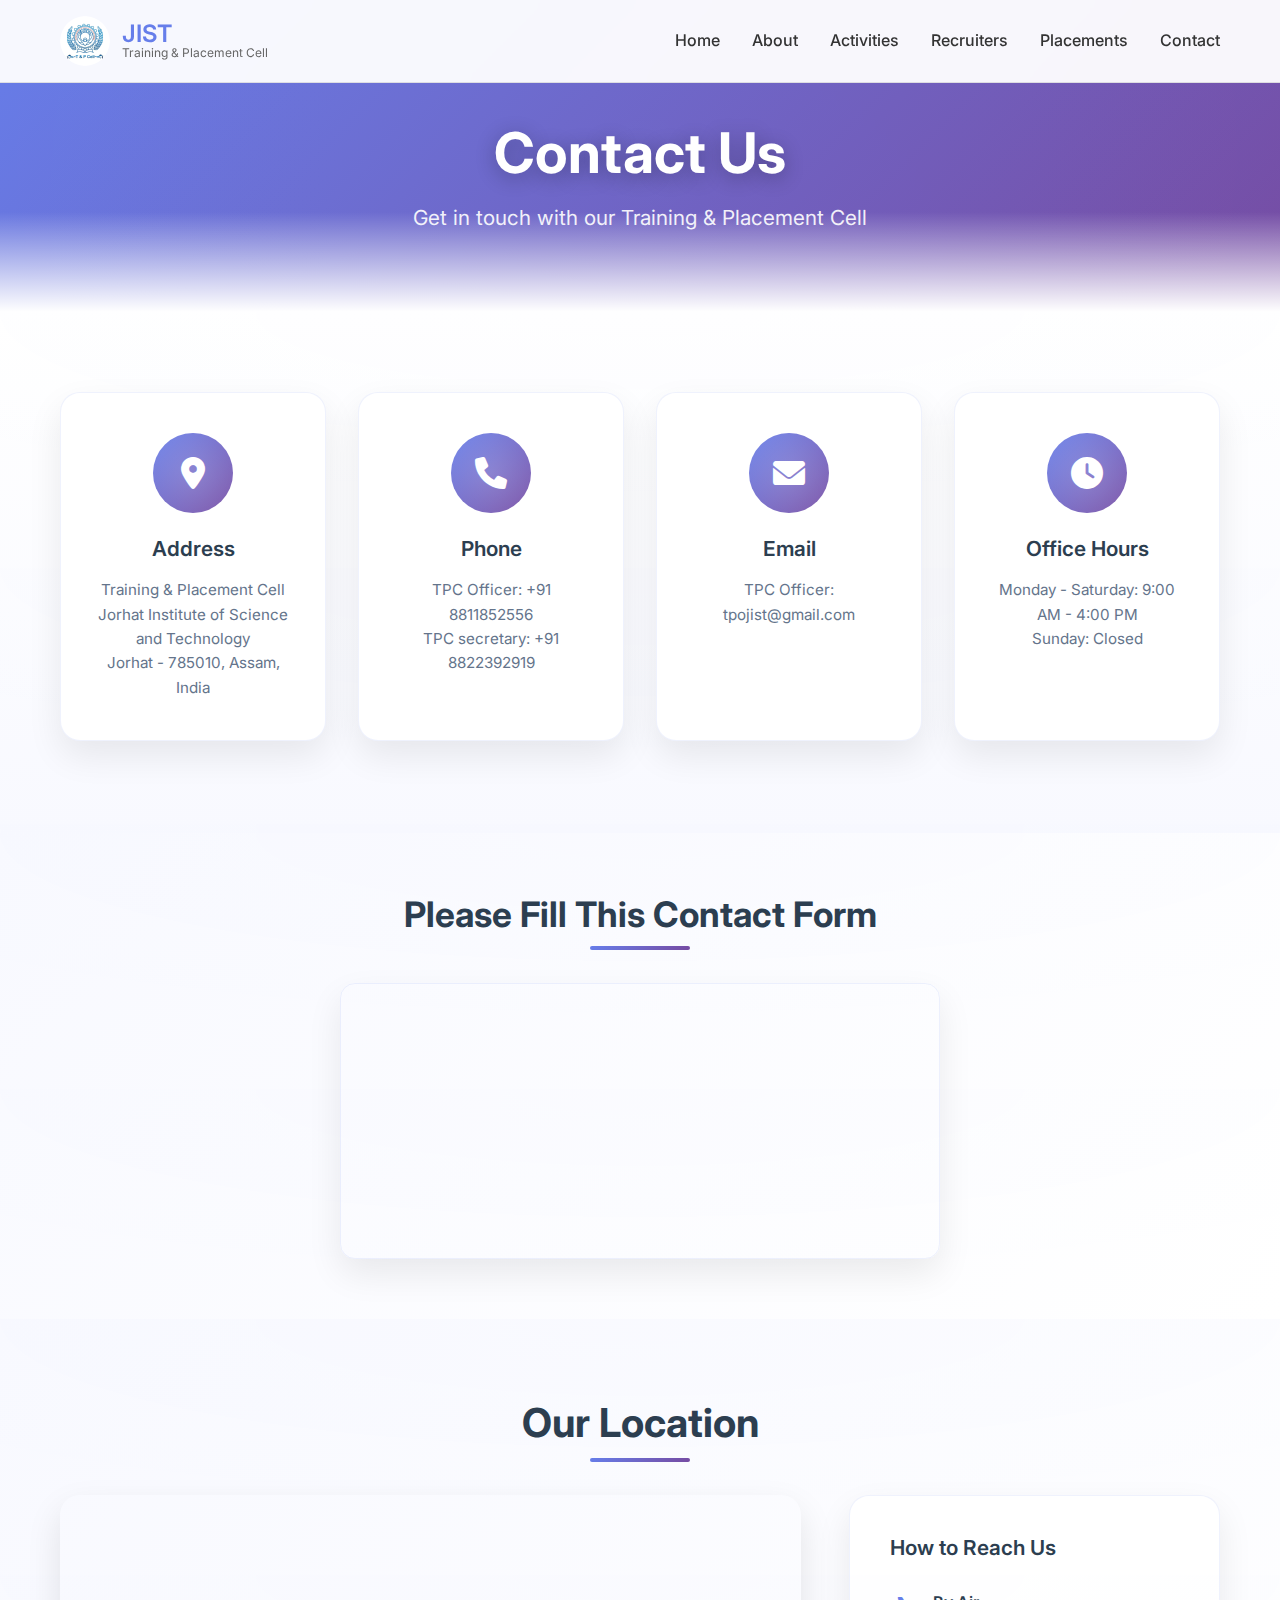
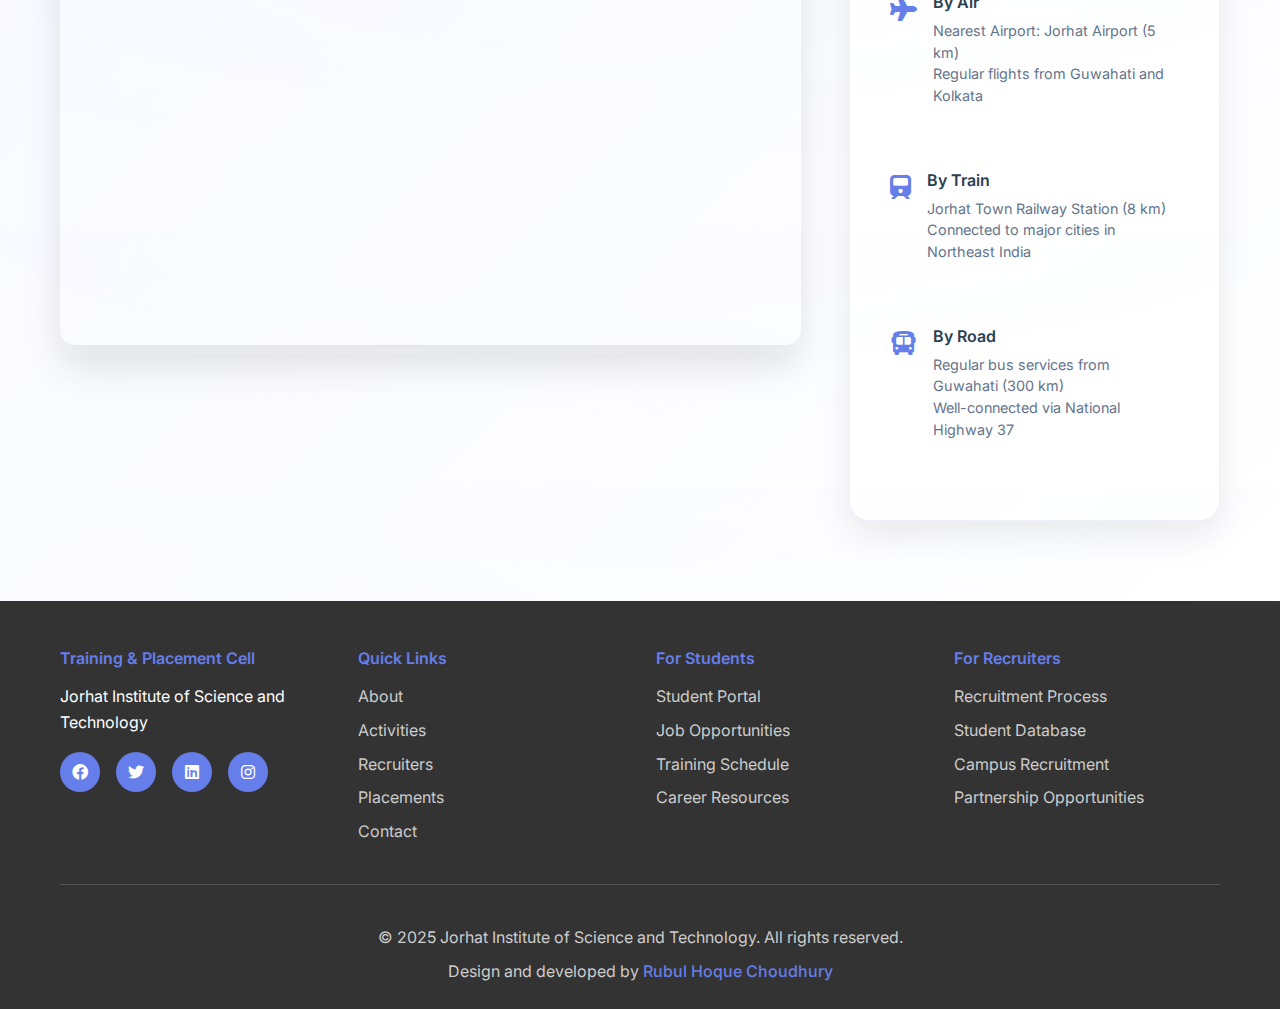
<file: contact.html>
<!DOCTYPE html>
<html lang="en">

<head>
    <meta charset="UTF-8">
    <meta name="viewport" content="width=device-width, initial-scale=1.0">
    <link rel="icon" href="images/logo.png">
    <title>Contact - Training & Placement Cell - JIST</title>
    <link rel="stylesheet" href="css/style.css">
    <link rel="stylesheet" href="css/contact.css">
    <link rel="stylesheet" href="https://cdnjs.cloudflare.com/ajax/libs/font-awesome/6.0.0/css/all.min.css">
    <link href="https://fonts.googleapis.com/css2?family=Inter:wght@300;400;500;600;700&display=swap" rel="stylesheet">
</head>

<body>
    <!-- Header -->
    <header class="header">
        <nav class="navbar">
            <div class="nav-container">
                <div class="nav-logo">
                    <img src="images/logo.png" alt="JIST Logo" class="logo-img">
                    <div class="logo-text">
                        <h2>JIST</h2>
                        <p>Training & Placement Cell</p>
                    </div>
                </div>
                <ul class="nav-menu">
                    <li class="nav-item">
                        <a href="index.html" class="nav-link">Home</a>
                    </li>
                    <li class="nav-item">
                        <a href="about.html" class="nav-link">About</a>
                    </li>
                    <li class="nav-item">
                        <a href="activities.html" class="nav-link">Activities</a>
                    </li>
                    <li class="nav-item">
                        <a href="recruiters.html" class="nav-link">Recruiters</a>
                    </li>
                    <li class="nav-item">
                        <a href="placements.html" class="nav-link">Placements</a>
                    </li>
                    <li class="nav-item">
                        <a href="contact.html" class="nav-link active">Contact</a>
                    </li>
                </ul>
                <div class="hamburger">
                    <span class="bar"></span>
                    <span class="bar"></span>
                    <span class="bar"></span>
                </div>
            </div>
        </nav>
    </header>

    <!-- Page Header -->
    <section class="page-header">
        <div class="container">
            <h1>Contact Us</h1>
            <p>Get in touch with our Training & Placement Cell</p>
        </div>
    </section>

    <!-- Contact Information -->
    <section class="contact-info">
        <div class="container">
            <div class="contact-cards">
                <div class="contact-card">
                    <div class="contact-icon">
                        <i class="fas fa-map-marker-alt"></i>
                    </div>
                    <div class="contact-details">
                        <h3>Address</h3>
                        <p>Training & Placement Cell<br>
                            Jorhat Institute of Science and Technology<br>
                            Jorhat - 785010, Assam, India</p>
                    </div>
                </div>

                <div class="contact-card">
                    <div class="contact-icon">
                        <i class="fas fa-phone"></i>
                    </div>
                    <div class="contact-details">
                        <h3>Phone</h3>
                        <p>
                            TPC Officer: +91 8811852556<br>
                            TPC secretary: +91 8822392919</p>
                    </div>
                </div>

                <div class="contact-card">
                    <div class="contact-icon">
                        <i class="fas fa-envelope"></i>
                    </div>
                    <div class="contact-details">
                        <h3>Email</h3>
                        <p>
                            TPC Officer: tpojist@gmail.com</p>
                    </div>
                </div>

                <div class="contact-card">
                    <div class="contact-icon">
                        <i class="fas fa-clock"></i>
                    </div>
                    <div class="contact-details">
                        <h3>Office Hours</h3>
                        <p>Monday - Saturday: 9:00 AM - 4:00 PM<br>
                    
                            Sunday: Closed</p>
                    </div>
                </div>
            </div>
        </div>
    </section>

    <!-- Contact Forms Section -->
    <section class="contact-forms">
        <div class="container">
            <h2>Please Fill This Contact Form</h2>
            <div class="forms-wrapper">


                <iframe
                    data-tally-src="https://tally.so/embed/w84ddP?alignLeft=1&hideTitle=1&transparentBackground=1&dynamicHeight=1"
                    loading="lazy" width="100%" height="276" frameborder="0" marginheight="0" marginwidth="0"
                    title="Contact Form">
                </iframe>
                <script>var d = document, w = "https://tally.so/widgets/embed.js", v = function () { "undefined" != typeof Tally ? Tally.loadEmbeds() : d.querySelectorAll("iframe[data-tally-src]:not([src])").forEach((function (e) { e.src = e.dataset.tallySrc })) }; if ("undefined" != typeof Tally) v(); else if (d.querySelector('script[src="' + w + '"]') == null) { var s = d.createElement("script"); s.src = w, s.onload = v, s.onerror = v, d.body.appendChild(s); }</script>
            </div>
        </div>
    </section>



    <!-- Location Map -->
    <section class="location-map">
        <div class="container">
            <h2>Our Location</h2>
            <div class="map-container">
                <div class="map-placeholder">
                    <iframe
                        src="https://www.google.com/maps/embed?pb=!1m18!1m12!1m3!1d7123.393166423893!2d94.28800915477686!3d26.785940104187326!2m3!1f0!2f0!3f0!3m2!1i1024!2i768!4f13.1!3m3!1m2!1s0x3746dc4b6548a2bb%3A0xe62b824a5a49f7ca!2sJorhat%20Institute%20Of%20Science%20%26%20Technology%2C%20Jorhat!5e0!3m2!1sen!2sin!4v1753690764467!5m2!1sen!2sin"
                        width="600" height="450" style="border:0;" allowfullscreen="" loading="lazy"
                        referrerpolicy="no-referrer-when-downgrade"></iframe>
                </div>
                <div class="location-details">
                    <h3>How to Reach Us</h3>
                    <div class="travel-info">
                        <div class="travel-method">
                            <i class="fas fa-plane"></i>
                            <div>
                                <h4>By Air</h4>
                                <p>Nearest Airport: Jorhat Airport (5 km)<br>
                                    Regular flights from Guwahati and Kolkata</p>
                            </div>
                        </div>
                        <div class="travel-method">
                            <i class="fas fa-train"></i>
                            <div>
                                <h4>By Train</h4>
                                <p>Jorhat Town Railway Station (8 km)<br>
                                    Connected to major cities in Northeast India</p>
                            </div>
                        </div>
                        <div class="travel-method">
                            <i class="fas fa-bus"></i>
                            <div>
                                <h4>By Road</h4>
                                <p>Regular bus services from Guwahati (300 km)<br>
                                    Well-connected via National Highway 37</p>
                            </div>
                        </div>
                    </div>
                </div>
            </div>
        </div>
    </section>



    <!-- Footer -->
    <footer class="footer">
        <div class="container">
            <div class="footer-content">
                <div class="footer-section">
                    <h4>Training & Placement Cell</h4>
                    <p>Jorhat Institute of Science and Technology</p>
                    <div class="social-links">
                        <a href="#"><i class="fab fa-facebook"></i></a>
                        <a href="#"><i class="fab fa-twitter"></i></a>
                        <a href="#"><i class="fab fa-linkedin"></i></a>
                        <a href="#"><i class="fab fa-instagram"></i></a>
                    </div>
                </div>
                <div class="footer-section">
                    <h4>Quick Links</h4>
                    <ul>
                        <li><a href="about.html">About</a></li>
                        <li><a href="activities.html">Activities</a></li>
                        <li><a href="recruiters.html">Recruiters</a></li>
                        <li><a href="placements.html">Placements</a></li>
                        <li><a href="contact.html">Contact</a></li>
                    </ul>
                </div>
                <div class="footer-section">
                    <h4>For Students</h4>
                    <ul>
                        <li><a href="#">Student Portal</a></li>
                        <li><a href="#">Job Opportunities</a></li>
                        <li><a href="#">Training Schedule</a></li>
                        <li><a href="#">Career Resources</a></li>
                    </ul>
                </div>
                <div class="footer-section">
                    <h4>For Recruiters</h4>
                    <ul>
                        <li><a href="#">Recruitment Process</a></li>
                        <li><a href="#">Student Database</a></li>
                        <li><a href="#">Campus Recruitment</a></li>
                        <li><a href="#">Partnership Opportunities</a></li>
                    </ul>
                </div>
            </div>
            <div class="footer-bottom">
                <p>&copy; 2025 Jorhat Institute of Science and Technology. All rights reserved.</p>
                <p>Design and developed by <a href="https://dub.sh/rubul" target="_blank" rel="noopener noreferrer">Rubul Hoque Choudhury</a></p>
            </div>
        </div>
    </footer>

    <script src="js/script.js"></script>
</body>

</html>
</file>
<file: css/about.css>
/* About Page Specific Styles */

/* Page Header Enhancement */
.page-header {
    background: linear-gradient(135deg, #667eea 0%, #764ba2 100%);
    padding: 120px 0 80px;
    position: relative;
    overflow: hidden;
    color: white;
    text-align: center;
}

.page-header::before {
    content: '';
    position: absolute;
    top: -50%;
    left: -50%;
    width: 200%;
    height: 200%;
    background: radial-gradient(circle, rgba(255, 255, 255, 0.1) 0%, transparent 70%);
    animation: rotate 30s linear infinite;
}

.page-header::after {
    content: '';
    position: absolute;
    bottom: 0;
    left: 0;
    width: 100%;
    height: 100px;
    background: linear-gradient(180deg, transparent 0%, #ffffff 100%);
}

.page-header .container {
    position: relative;
    z-index: 2;
}

.page-header h1 {
    font-size: 3.5rem;
    font-weight: 700;
    margin-bottom: 1rem;
    text-shadow: 0 4px 20px rgba(0, 0, 0, 0.3);
    animation: fadeInUp 0.8s ease;
}

.page-header p {
    font-size: 1.3rem;
    opacity: 0.9;
    max-width: 600px;
    margin: 0 auto;
    animation: fadeInUp 0.8s ease 0.2s both;
}

/* About Detailed Section */
.about-detailed {
    padding: 80px 0;
    background: linear-gradient(180deg, #ffffff 0%, #f8f9ff 100%);
}

/* About Intro Section */
.about-intro {
    display: grid;
    grid-template-columns: 1fr 1fr;
    gap: 4rem;
    margin-bottom: 6rem;
    align-items: center;
}

.intro-text h2 {
    color: #2c3e50;
    font-size: 2.5rem;
    margin-bottom: 1.5rem;
    position: relative;
    font-weight: 700;
}

.intro-text h2::after {
    content: '';
    position: absolute;
    bottom: -10px;
    left: 0;
    width: 60px;
    height: 4px;
    background: linear-gradient(135deg, #667eea 0%, #764ba2 100%);
    border-radius: 2px;
}

.intro-text p {
    font-size: 1.1rem;
    line-height: 1.8;
    color: #64748b;
    margin-bottom: 3rem;
    text-align: justify;
}

.intro-image {
    position: relative;
    border-radius: 20px;
    overflow: hidden;
    box-shadow: 0 20px 40px rgba(102, 126, 234, 0.2);
    transform: perspective(1000px) rotateY(-5deg);
    transition: all 0.4s ease;
}

.intro-image:hover {
    transform: perspective(1000px) rotateY(0deg) scale(1.02);
    box-shadow: 0 30px 60px rgba(102, 126, 234, 0.3);
}

.intro-image img {
    width: 100%;
    height: 400px;
    object-fit: cover;
    transition: transform 0.4s ease;
}

.intro-image:hover img {
    transform: scale(1.05);
}

/* Features Section */
.about-features-detailed {
    margin-bottom: 6rem;
}

.about-features-detailed h2 {
    text-align: center;
    font-size: 3rem;
    color: #2c3e50;
    margin-bottom: 3rem;
    font-weight: 700;
    position: relative;
}

.about-features-detailed h2::after {
    content: '';
    position: absolute;
    bottom: -15px;
    left: 50%;
    transform: translateX(-50%);
    width: 100px;
    height: 4px;
    background: linear-gradient(135deg, #667eea 0%, #764ba2 100%);
    border-radius: 2px;
}

.features-grid {
    display: grid;
    grid-template-columns: repeat(auto-fit, minmax(350px, 1fr));
    gap: 2.5rem;
}

.feature-card {
    background: white;
    padding: 2.5rem;
    border-radius: 20px;
    box-shadow: 0 15px 35px rgba(0, 0, 0, 0.08);
    transition: all 0.4s cubic-bezier(0.4, 0, 0.2, 1);
    position: relative;
    overflow: hidden;
    border: 1px solid rgba(102, 126, 234, 0.1);
}

.feature-card::before {
    content: '';
    position: absolute;
    top: 0;
    left: -100%;
    width: 100%;
    height: 100%;
    background: linear-gradient(90deg, transparent, rgba(102, 126, 234, 0.05), transparent);
    transition: left 0.6s ease;
}

.feature-card:hover::before {
    left: 100%;
}

.feature-card:hover {
    transform: translateY(-10px) scale(1.02);
    box-shadow: 0 25px 50px rgba(102, 126, 234, 0.15);
    border-color: rgba(102, 126, 234, 0.3);
}

.feature-icon {
    width: 80px;
    height: 80px;
    background: linear-gradient(135deg, #667eea 0%, #764ba2 100%);
    border-radius: 20px;
    display: flex;
    align-items: center;
    justify-content: center;
    margin-bottom: 1.5rem;
    transition: all 0.3s ease;
    position: relative;
    overflow: hidden;
}

.feature-icon::before {
    content: '';
    position: absolute;
    top: -50%;
    left: -50%;
    width: 200%;
    height: 200%;
    background: radial-gradient(circle, rgba(255, 255, 255, 0.2) 0%, transparent 70%);
    animation: pulse 3s ease-in-out infinite;
}

.feature-card:hover .feature-icon {
    transform: scale(1.1) rotate(5deg);
    box-shadow: 0 10px 25px rgba(102, 126, 234, 0.4);
}

.feature-icon i {
    font-size: 2rem;
    color: white;
    position: relative;
    z-index: 2;
}

.feature-card h3 {
    font-size: 1.4rem;
    color: #2c3e50;
    margin-bottom: 1rem;
    font-weight: 600;
    transition: color 0.3s ease;
}

.feature-card:hover h3 {
    color: #667eea;
}

.feature-card p {
    color: #64748b;
    line-height: 1.7;
    margin-bottom: 1.5rem;
    font-size: 1rem;
}

.feature-card ul {
    list-style: none;
    padding: 0;
}

.feature-card ul li {
    color: #64748b;
    margin-bottom: 0.5rem;
    position: relative;
    padding-left: 1.5rem;
    font-size: 0.95rem;
}

.feature-card ul li::before {
    content: '✓';
    position: absolute;
    left: 0;
    color: #4CAF50;
    font-weight: bold;
}

/* Team Section */
.team-section {
    margin-bottom: 6rem;
    background: linear-gradient(135deg, #f8f9ff 0%, #ffffff 100%);
    padding: 4rem 0;
    border-radius: 30px;
    position: relative;
    overflow: hidden;
}

.team-section::before {
    content: '';
    position: absolute;
    top: -20%;
    right: -20%;
    width: 40%;
    height: 140%;
    background: radial-gradient(circle, rgba(102, 126, 234, 0.05) 0%, transparent 70%);
    animation: float 20s ease-in-out infinite;
}

.team-section h2 {
    text-align: center;
    font-size: 3rem;
    color: #2c3e50;
    margin-bottom: 3rem;
    font-weight: 700;
    position: relative;
    z-index: 2;
}

.team-section h2::after {
    content: '';
    position: absolute;
    bottom: -15px;
    left: 50%;
    transform: translateX(-50%);
    width: 100px;
    height: 4px;
    background: linear-gradient(135deg, #667eea 0%, #764ba2 100%);
    border-radius: 2px;
}

.team-grid {
    display: grid;
    grid-template-columns: repeat(auto-fit, minmax(300px, 1fr));
    gap: 2.5rem;
    position: relative;
    z-index: 2;
}

.team-member {
    background: white;
    padding: 2.5rem;
    border-radius: 25px;
    text-align: center;
    box-shadow: 0 15px 35px rgba(0, 0, 0, 0.08);
    transition: all 0.4s cubic-bezier(0.4, 0, 0.2, 1);
    position: relative;
    overflow: hidden;
    border: 1px solid rgba(102, 126, 234, 0.1);
}

.team-member::before {
    content: '';
    position: absolute;
    top: 0;
    left: 0;
    right: 0;
    height: 5px;
    background: linear-gradient(135deg, #667eea 0%, #764ba2 100%);
}

.team-member:hover {
    transform: translateY(-10px) scale(1.02);
    box-shadow: 0 25px 50px rgba(102, 126, 234, 0.15);
}

.team-member img {
    width: 120px;
    height: 120px;
    border-radius: 50%;
    object-fit: cover;
    margin-bottom: 1.5rem;
    border: 4px solid transparent;
    background: linear-gradient(white, white) padding-box, 
                linear-gradient(135deg, #667eea, #764ba2) border-box;
    transition: all 0.3s ease;
}

.team-member:hover img {
    transform: scale(1.1);
    box-shadow: 0 10px 30px rgba(102, 126, 234, 0.3);
}

.team-member h3 {
    font-size: 1.3rem;
    color: #2c3e50;
    margin-bottom: 0.5rem;
    font-weight: 600;
}

.team-member .position {
    color: #667eea;
    font-weight: 600;
    margin-bottom: 0.5rem;
    font-size: 1rem;
}

.team-member .qualification {
    color: #64748b;
    font-size: 0.9rem;
    margin-bottom: 1.5rem;
    line-height: 1.5;
}

.contact-info p {
    color: #64748b;
    font-size: 0.6rem;
    margin-bottom: 0.3rem;
    display: flex;
    align-items: center;
    justify-content: center;
    gap: 0.5rem;
}

.contact-info i {
    color: #667eea;
    font-size: 0.8rem;
}

/* Achievements Section */
.achievements-section {
    background: linear-gradient(135deg, #667eea 0%, #764ba2 100%);
    padding: 4rem;
    border-radius: 30px;
    color: white;
    position: relative;
    overflow: hidden;
}

.achievements-section::before {
    content: '';
    position: absolute;
    top: -50%;
    left: -50%;
    width: 200%;
    height: 200%;
    background: radial-gradient(circle, rgba(255, 255, 255, 0.1) 0%, transparent 70%);
    animation: rotate 40s linear infinite;
}

.achievements-section h2 {
    text-align: center;
    font-size: 3rem;
    margin-bottom: 3rem;
    font-weight: 700;
    position: relative;
    z-index: 2;
    text-shadow: 0 2px 10px rgba(0, 0, 0, 0.2);
}

.achievements-section h2::after {
    content: '';
    position: absolute;
    bottom: -15px;
    left: 50%;
    transform: translateX(-50%);
    width: 100px;
    height: 4px;
    background: rgba(255, 255, 255, 0.3);
    border-radius: 2px;
}

.achievements-grid {
    display: grid;
    grid-template-columns: repeat(auto-fit, minmax(250px, 1fr));
    gap: 2rem;
    position: relative;
    z-index: 2;
}

.achievement-card {
    background: rgba(255, 255, 255, 0.15);
    padding: 2rem;
    border-radius: 20px;
    text-align: center;
    backdrop-filter: blur(20px);
    border: 1px solid rgba(255, 255, 255, 0.2);
    transition: all 0.4s cubic-bezier(0.4, 0, 0.2, 1);
    position: relative;
    overflow: hidden;
}

.achievement-card::before {
    content: '';
    position: absolute;
    top: 0;
    left: -100%;
    width: 100%;
    height: 100%;
    background: linear-gradient(90deg, transparent, rgba(255, 255, 255, 0.1), transparent);
    transition: left 0.6s ease;
}

.achievement-card:hover::before {
    left: 100%;
}

.achievement-card:hover {
    transform: translateY(-8px) scale(1.05);
    background: rgba(255, 255, 255, 0.25);
    box-shadow: 0 15px 35px rgba(0, 0, 0, 0.2);
}

.achievement-icon {
    width: 80px;
    height: 80px;
    background: rgba(255, 255, 255, 0.2);
    border-radius: 50%;
    display: flex;
    align-items: center;
    justify-content: center;
    margin: 0 auto 1.5rem;
    transition: all 0.3s ease;
}

.achievement-card:hover .achievement-icon {
    transform: scale(1.1) rotate(10deg);
    background: rgba(255, 255, 255, 0.3);
}

.achievement-icon i {
    font-size: 2rem;
    color: white;
}

.achievement-card h3 {
    font-size: 1.3rem;
    margin-bottom: 1rem;
    font-weight: 600;
    color: white;
}

.achievement-card p {
    color: rgba(255, 255, 255, 0.9);
    line-height: 1.6;
    font-size: 0.95rem;
}

/* Animations */
@keyframes rotate {
    from { transform: rotate(0deg); }
    to { transform: rotate(360deg); }
}

@keyframes float {
    0%, 100% { transform: translateY(0) rotate(0deg); }
    50% { transform: translateY(-20px) rotate(180deg); }
}

@keyframes pulse {
    0%, 100% { opacity: 1; }
    50% { opacity: 0.5; }
}

@keyframes fadeInUp {
    from {
        opacity: 0;
        transform: translateY(30px);
    }
    to {
        opacity: 1;
        transform: translateY(0);
    }
}

/* Responsive Design */
@media (max-width: 768px) {
    .page-header h1 {
        font-size: 2.5rem;
    }
    
    .page-header p {
        font-size: 1.1rem;
    }
    
    .about-intro {
        grid-template-columns: 1fr;
        gap: 2rem;
        text-align: center;
    }
    
    .intro-image {
        transform: none;
    }
    
    .intro-text h2 {
        font-size: 2rem;
    }
    
    .about-features-detailed h2,
    .team-section h2,
    .achievements-section h2 {
        font-size: 2.2rem;
    }
    
    .features-grid,
    .team-grid {
        grid-template-columns: 1fr;
        gap: 1.5rem;
    }
    
    .achievements-grid {
        grid-template-columns: repeat(2, 1fr);
        gap: 1.5rem;
    }
    
    .feature-card,
    .team-member,
    .achievement-card {
        padding: 1.5rem;
    }
    
    .team-section,
    .achievements-section {
        padding: 2rem 1rem;
        margin: 0 1rem;
    }
}

@media (max-width: 480px) {
    .page-header {
        padding: 100px 0 60px;
    }
    
    .page-header h1 {
        font-size: 2rem;
    }
    
    .intro-text h2 {
        font-size: 1.8rem;
    }
    
    .about-features-detailed h2,
    .team-section h2,
    .achievements-section h2 {
        font-size: 1.8rem;
    }
    
    .achievements-grid {
        grid-template-columns: 1fr;
    }
    
    .feature-icon,
    .achievement-icon {
        width: 60px;
        height: 60px;
    }
    
    .feature-icon i,
    .achievement-icon i {
        font-size: 1.5rem;
    }
    
    .team-member img {
        width: 100px;
        height: 100px;
    }
}

/* Messages Section - Minimal & Compact Design */
.messages-section {
    padding: 70px 0;
    background: #ffffff;
    position: relative;
}

.messages-section h2 {
    text-align: center;
    font-size: 2.5rem;
    color: #2c3e50;
    margin-bottom: 45px;
    font-weight: 600;
    position: relative;
}

.messages-section h2::after {
    content: '';
    position: absolute;
    bottom: -10px;
    left: 50%;
    transform: translateX(-50%);
    width: 100px;
    height: 4px;
    background: linear-gradient(135deg, #667eea 0%, #764ba2 100%);
    border-radius: 2px;
}

.messages-grid {
    display: grid;
    grid-template-columns: repeat(auto-fit, minmax(580px, 1fr));
    gap: 40px;
    max-width: 1200px;
    margin: 0 auto;
}

.message-card {
    background: #ffffff;
    border-radius: 20px;
    padding: 45px;
    box-shadow: 0 6px 20px rgba(102, 126, 234, 0.12);
    border: 1px solid rgba(102, 126, 234, 0.15);
    transition: all 0.3s ease;
    display: flex;
    gap: 30px;
    align-items: flex-start;
}

.message-card:hover {
    transform: translateY(-5px);
    box-shadow: 0 12px 35px rgba(102, 126, 234, 0.25);
    border-color: rgba(102, 126, 234, 0.3);
}

.message-photo img {
    width: 130px;
    height: 130px;
    border-radius: 50%;
    object-fit: cover;
    border: 4px solid #ffffff;
    box-shadow: 0 5px 20px rgba(102, 126, 234, 0.25);
    transition: all 0.3s ease;
}

.message-card:hover .message-photo img {
    box-shadow: 0 8px 30px rgba(102, 126, 234, 0.35);
    transform: scale(1.05);
}

.message-content {
    flex: 1;
}

.message-content h3 {
    font-size: 1.6rem;
    color: #2c3e50;
    margin-bottom: 8px;
    font-weight: 600;
    transition: color 0.3s ease;
}

.message-card:hover .message-content h3 {
    color: #667eea;
}

.message-content .position {
    color: #667eea;
    font-weight: 500;
    font-size: 1.05rem;
    margin-bottom: 22px;
    display: inline-block;
}

.message-content p:not(.position) {
    color: #64748b;
    line-height: 1.7;
    font-size: 1.1rem;
    margin-bottom: 22px;
    font-style: italic;
    text-align: justify;
    text-justify: inter-word;
}

/* Message Contact Info - New Minimal Design */
.message-contact {
    margin-top: 18px;
    display: flex;
    flex-direction: column;
    gap: 6px;
}

.message-contact p {
    color: #64748b;
    font-size: 0.9rem;
    font-weight: 500;
    margin: 0;
    display: flex;
    align-items: center;
    gap: 10px;
    font-style: normal;
    text-align: left;
}

.message-contact i {
    color: #667eea;
    font-size: 0.85rem;
    width: 16px;
    text-align: center;
    flex-shrink: 0;
}

.contact-info {
    margin-top: 15px;
    padding: 0;
    background: none;
    border: none;
}

.contact-info p {
    color: #64748b;
    margin-bottom: 4px;
    display: flex;
    align-items: center;
    gap: 8px;
    font-size: 0.9rem;
    font-weight: 500;
    line-height: 1.4;
}

.contact-info p:last-child {
    margin-bottom: 0;
}

.contact-info i {
    color: #667eea;
    font-size: 0.85rem;
    width: 14px;
    text-align: center;
    flex-shrink: 0;
}

/* Responsive Design for Messages */
@media (max-width: 768px) {
    .messages-section {
        padding: 50px 0;
    }
    
    .messages-section h2 {
        font-size: 2rem;
        margin-bottom: 35px;
    }
    
    .messages-grid {
        grid-template-columns: 1fr;
        gap: 30px;
    }
    
    .message-card {
        padding: 30px;
        gap: 20px;
    }
    
    .message-photo img {
        width: 110px;
        height: 110px;
    }
    
    .message-content h3 {
        font-size: 1.4rem;
    }
    
    .message-content p:not(.position) {
        font-size: 1rem;
    }
    
    .message-content .position {
        font-size: 1rem;
    }
}

@media (max-width: 480px) {
    .message-card {
        flex-direction: column;
        text-align: center;
        padding: 25px;
    }
    
    .message-photo {
        align-self: center;
        margin-bottom: 15px;
    }
    
    .message-photo img {
        width: 90px;
        height: 90px;
    }
    
    .messages-section h2 {
        font-size: 1.7rem;
    }
    
    .message-content h3 {
        font-size: 1.3rem;
    }
}
</file>
<file: css/activities.css>
/* Activities Page Specific Styles */

/* Activities Main Section */
.activities-main {
    padding: 80px 0;
    background: linear-gradient(145deg, #f8f9ff 0%, #ffffff 100%);
    position: relative;
    overflow: hidden;
}

.activities-main::before {
    content: '';
    position: absolute;
    top: -50%;
    right: -50%;
    width: 100%;
    height: 200%;
    background: radial-gradient(circle, rgba(102, 126, 234, 0.03) 0%, transparent 70%);
    animation: float 25s ease-in-out infinite;
}

/* Activity Box Styles */
.activity-box {
    display: grid;
    grid-template-columns: 1fr 1fr;
    gap: 3rem;
    align-items: center;
    margin-bottom: 4rem;
    background: rgba(255, 255, 255, 0.8);
    backdrop-filter: blur(10px);
    border-radius: 20px;
    padding: 3rem;
    box-shadow: 0 15px 35px rgba(102, 126, 234, 0.08);
    transition: all 0.4s cubic-bezier(0.4, 0, 0.2, 1);
    position: relative;
    z-index: 2;
    border: 1px solid rgba(102, 126, 234, 0.1);
}

.activity-box::before {
    content: '';
    position: absolute;
    top: 0;
    left: -100%;
    width: 100%;
    height: 100%;
    background: linear-gradient(90deg, transparent, rgba(102, 126, 234, 0.05), transparent);
    transition: left 0.6s ease;
}

.activity-box:hover::before {
    left: 100%;
}

.activity-box:hover {
    transform: translateY(-8px);
    box-shadow: 0 25px 50px rgba(102, 126, 234, 0.15);
    border-color: rgba(102, 126, 234, 0.2);
}

/* Alternate layout for even boxes */
.activity-box:nth-child(even) {
    grid-template-columns: 1fr 1fr;
}

.activity-box:nth-child(even) .activity-content {
    order: 2;
}

.activity-box:nth-child(even) .activity-image {
    order: 1;
}

/* Activity Image */
.activity-image {
    position: relative;
    overflow: hidden;
    border-radius: 15px;
    box-shadow: 0 15px 35px rgba(0, 0, 0, 0.1);
    transition: all 0.4s ease;
}

.activity-image::before {
    content: '';
    position: absolute;
    top: 0;
    left: 0;
    right: 0;
    bottom: 0;
    background: linear-gradient(135deg, rgba(102, 126, 234, 0.2) 0%, rgba(118, 75, 162, 0.2) 100%);
    opacity: 0;
    transition: opacity 0.4s ease;
    z-index: 1;
}

.activity-box:hover .activity-image::before {
    opacity: 1;
}

.activity-image img {
    width: 100%;
    height: 300px;
    object-fit: cover;
    transition: transform 0.4s ease;
    border-radius: 15px;
}

.activity-box:hover .activity-image img {
    transform: scale(1.05);
}

/* Activity Content */
.activity-content {
    padding: 1rem;
    position: relative;
    z-index: 2;
}

.activity-title {
    font-size: 1.8rem;
    font-weight: 700;
    color: #2c3e50;
    margin-bottom: 1.5rem;
    background: linear-gradient(135deg, #667eea 0%, #764ba2 100%);
    -webkit-background-clip: text;
    -webkit-text-fill-color: transparent;
    background-clip: text;
    position: relative;
}

.activity-title::after {
    content: '';
    position: absolute;
    bottom: -8px;
    left: 0;
    width: 60px;
    height: 3px;
    background: linear-gradient(135deg, #667eea 0%, #764ba2 100%);
    border-radius: 2px;
    transition: width 0.4s ease;
}

.activity-box:hover .activity-title::after {
    width: 100px;
}

.activity-description {
    font-size: 1.1rem;
    color: #64748b;
    line-height: 1.7;
    margin-bottom: 2rem;
    text-align: justify;
    font-weight: 400;
}

/* More Button */
.more-btn {
    background: linear-gradient(135deg, #667eea 0%, #764ba2 100%);
    color: white;
    border: none;
    padding: 14px 28px;
    border-radius: 30px;
    font-size: 1rem;
    font-weight: 600;
    cursor: pointer;
    transition: all 0.4s cubic-bezier(0.4, 0, 0.2, 1);
    position: relative;
    overflow: hidden;
    box-shadow: 0 8px 25px rgba(102, 126, 234, 0.3);
    display: inline-flex;
    align-items: center;
    gap: 0.5rem;
    text-transform: uppercase;
    letter-spacing: 0.5px;
}

.more-btn::before {
    content: '';
    position: absolute;
    top: 0;
    left: -100%;
    width: 100%;
    height: 100%;
    background: linear-gradient(90deg, transparent, rgba(255, 255, 255, 0.2), transparent);
    transition: left 0.5s ease;
}

.more-btn:hover::before {
    left: 100%;
}

.more-btn:hover {
    transform: translateY(-3px) scale(1.05);
    box-shadow: 0 15px 40px rgba(102, 126, 234, 0.4);
    background: linear-gradient(135deg, #7c8ef7 0%, #8a5cb5 100%);
}

.more-btn i {
    transition: transform 0.3s ease;
}

.more-btn:hover i {
    transform: rotate(90deg);
}

.more-btn.expanded {
    background: linear-gradient(135deg, #e74c3c 0%, #c0392b 100%);
    box-shadow: 0 8px 25px rgba(231, 76, 60, 0.3);
}

.more-btn.expanded:hover {
    background: linear-gradient(135deg, #e74c3c 0%, #c0392b 100%);
    box-shadow: 0 15px 40px rgba(231, 76, 60, 0.4);
}

.more-btn.expanded i {
    transform: rotate(45deg);
}

/* Activity Modal */
.activity-modal {
    display: none;
    position: fixed;
    z-index: 3000;
    left: 0;
    top: 0;
    width: 100%;
    height: 100%;
    overflow: auto;
    background-color: rgba(0, 0, 0, 0.8);
    backdrop-filter: blur(10px);
    animation: fadeIn 0.3s ease;
}

@keyframes fadeIn {
    from { opacity: 0; }
    to { opacity: 1; }
}

.activity-modal .modal-content {
    background-color: white;
    margin: 2% auto;
    padding: 0;
    border-radius: 15px;
    width: 90%;
    max-width: 1000px;
    height: 85vh;
    position: relative;
    box-shadow: 0 25px 50px rgba(0, 0, 0, 0.3);
    overflow: hidden;
    animation: slideIn 0.4s ease;
}

@keyframes slideIn {
    from { 
        transform: translateY(-50px);
        opacity: 0;
    }
    to { 
        transform: translateY(0);
        opacity: 1;
    }
}

.close-modal {
    position: absolute;
    top: 15px;
    right: 20px;
    color: #fff;
    font-size: 32px;
    font-weight: bold;
    cursor: pointer;
    z-index: 3001;
    width: 45px;
    height: 45px;
    background: rgba(0, 0, 0, 0.5);
    border-radius: 50%;
    display: flex;
    align-items: center;
    justify-content: center;
    transition: all 0.3s ease;
    backdrop-filter: blur(10px);
}

.close-modal:hover {
    background: rgba(231, 76, 60, 0.8);
    transform: scale(1.1);
}

.modal-body {
    width: 100%;
    height: 100%;
    position: relative;
}

#activityFrame {
    width: 100%;
    height: 100%;
    border: none;
    border-radius: 15px;
}

/* Loading State */
.activity-modal.loading .modal-content {
    display: flex;
    align-items: center;
    justify-content: center;
    background: linear-gradient(135deg, #667eea 0%, #764ba2 100%);
    color: white;
}

.activity-modal.loading .modal-content::before {
    content: 'Loading...';
    font-size: 1.5rem;
    font-weight: 600;
}

.activity-modal.loading .close-modal {
    display: none;
}

/* Responsive Design */
@media (max-width: 968px) {
    .activity-box {
        grid-template-columns: 1fr;
        gap: 2rem;
        padding: 2rem;
        margin-bottom: 3rem;
    }

    .activity-box:nth-child(even) .activity-content {
        order: 1;
    }

    .activity-box:nth-child(even) .activity-image {
        order: 2;
    }

    .activity-image img {
        height: 250px;
    }

    .activity-title {
        font-size: 1.5rem;
    }
}

@media (max-width: 768px) {
    .activities-main {
        padding: 60px 0;
    }

    .activity-box {
        padding: 1.5rem;
        margin-bottom: 2.5rem;
    }

    .activity-image img {
        height: 200px;
    }

    .activity-title {
        font-size: 1.4rem;
        margin-bottom: 1rem;
    }

    .activity-description {
        font-size: 1rem;
        margin-bottom: 1.5rem;
    }

    .more-btn {
        padding: 12px 24px;
        font-size: 0.9rem;
    }

    .activity-modal .modal-content {
        width: 95%;
        height: 80vh;
        margin: 5% auto;
    }

    .close-modal {
        top: 10px;
        right: 15px;
        font-size: 28px;
        width: 40px;
        height: 40px;
    }
}

@media (max-width: 480px) {
    .activity-box {
        padding: 1rem;
        margin-bottom: 2rem;
    }

    .activity-image img {
        height: 180px;
    }

    .activity-title {
        font-size: 1.2rem;
    }

    .activity-description {
        font-size: 0.95rem;
        text-align: left;
    }

    .more-btn {
        padding: 10px 20px;
        font-size: 0.85rem;
        width: 100%;
        justify-content: center;
    }

    .activity-modal .modal-content {
        width: 98%;
        height: 75vh;
        margin: 8% auto;
        border-radius: 10px;
    }
}

/* Animation Classes */
.animate-fade-in {
    animation: fadeInUp 0.6s ease forwards;
}

.animate-fade-in.delay-1 {
    animation-delay: 0.1s;
}

.animate-fade-in.delay-2 {
    animation-delay: 0.2s;
}

.animate-fade-in.delay-3 {
    animation-delay: 0.3s;
}

@keyframes fadeInUp {
    from {
        opacity: 0;
        transform: translateY(30px);
    }
    to {
        opacity: 1;
        transform: translateY(0);
    }
}

/* Scroll Reveal Animation */
.activity-box {
    opacity: 0;
    transform: translateY(50px);
    transition: all 0.8s cubic-bezier(0.4, 0, 0.2, 1);
}

.activity-box.revealed {
    opacity: 1;
    transform: translateY(0);
}

/* Enhanced hover effects */
.activity-box:hover .activity-content .activity-description {
    color: #4a5568;
}

.activity-box:hover .more-btn {
    animation: pulse 2s infinite;
}

@keyframes pulse {
    0% {
        box-shadow: 0 8px 25px rgba(102, 126, 234, 0.3);
    }
    50% {
        box-shadow: 0 12px 35px rgba(102, 126, 234, 0.5);
    }
    100% {
        box-shadow: 0 8px 25px rgba(102, 126, 234, 0.3);
    }
}

/* Focus states for accessibility */
.more-btn:focus {
    outline: 3px solid rgba(102, 126, 234, 0.5);
    outline-offset: 2px;
}

.close-modal:focus {
    outline: 3px solid rgba(255, 255, 255, 0.5);
    outline-offset: 2px;
}
</file>
<file: css/contact.css>
/* Contact Page Specific Styles */

/* Page Header Enhancement */
.page-header {
    background: linear-gradient(135deg, #667eea 0%, #764ba2 100%);
    padding: 120px 0 80px;
    position: relative;
    overflow: hidden;
    color: white;
    text-align: center;
}

.page-header::before {
    content: '';
    position: absolute;
    top: -50%;
    left: -50%;
    width: 200%;
    height: 200%;
    background: radial-gradient(circle, rgba(255, 255, 255, 0.1) 0%, transparent 70%);
    animation: rotate 30s linear infinite;
}

.page-header::after {
    content: '';
    position: absolute;
    bottom: 0;
    left: 0;
    width: 100%;
    height: 100px;
    background: linear-gradient(180deg, transparent 0%, #ffffff 100%);
}

.page-header .container {
    position: relative;
    z-index: 2;
}

.page-header h1 {
    font-size: 3.5rem;
    font-weight: 700;
    margin-bottom: 1rem;
    text-shadow: 0 4px 20px rgba(0, 0, 0, 0.3);
    animation: fadeInUp 0.8s ease;
}

.page-header p {
    font-size: 1.3rem;
    opacity: 0.9;
    max-width: 600px;
    margin: 0 auto;
    animation: fadeInUp 0.8s ease 0.2s both;
}

/* Contact Info Section */
.contact-info {
    padding: 80px 0 60px;
    background: linear-gradient(180deg, #ffffff 0%, #f8f9ff 100%);
}

/* Contact Cards Grid */
.contact-cards {
    display: grid;
    grid-template-columns: repeat(4, 1fr); /* 4 columns for laptop */
    gap: 2rem;
    margin-bottom: 2rem;
}

/* Contact Card Styles */
.contact-card {
    background: white;
    padding: 2.5rem 2rem;
    border-radius: 20px;
    text-align: center;
    box-shadow: 0 15px 35px rgba(0, 0, 0, 0.08);
    border: 1px solid rgba(102, 126, 234, 0.1);
    transition: all 0.4s cubic-bezier(0.4, 0, 0.2, 1);
    position: relative;
    overflow: hidden;
}

.contact-card::before {
    content: '';
    position: absolute;
    top: 0;
    left: -100%;
    width: 100%;
    height: 100%;
    background: linear-gradient(90deg, transparent, rgba(102, 126, 234, 0.05), transparent);
    transition: left 0.6s ease;
}

.contact-card:hover::before {
    left: 100%;
}

.contact-card:hover {
    transform: translateY(-10px) scale(1.02);
    box-shadow: 0 25px 50px rgba(102, 126, 234, 0.15);
    border-color: rgba(102, 126, 234, 0.3);
}

/* Contact Icon */
.contact-icon {
    width: 80px;
    height: 80px;
    background: linear-gradient(135deg, #667eea 0%, #764ba2 100%);
    border-radius: 50%;
    display: flex;
    align-items: center;
    justify-content: center;
    margin: 0 auto 1.5rem;
    transition: all 0.3s ease;
    position: relative;
    overflow: hidden;
}

.contact-icon::before {
    content: '';
    position: absolute;
    top: -50%;
    left: -50%;
    width: 200%;
    height: 200%;
    background: radial-gradient(circle, rgba(255, 255, 255, 0.2) 0%, transparent 70%);
    animation: pulse 3s ease-in-out infinite;
}

.contact-card:hover .contact-icon {
    transform: scale(1.1) rotate(10deg);
    box-shadow: 0 10px 25px rgba(102, 126, 234, 0.4);
}

.contact-icon i {
    font-size: 2rem;
    color: white;
    position: relative;
    z-index: 2;
}

/* Contact Details */
.contact-details {
    position: relative;
    z-index: 1;
}

.contact-details h3 {
    font-size: 1.3rem;
    color: #2c3e50;
    margin-bottom: 1rem;
    font-weight: 600;
    transition: color 0.3s ease;
}

.contact-card:hover .contact-details h3 {
    color: #667eea;
}

.contact-details p {
    color: #64748b;
    line-height: 1.6;
    font-size: 0.95rem;
    margin: 0;
}

/* Contact Forms Section */
.contact-forms {
    padding: 60px 0;
    background: linear-gradient(135deg, #f8f9ff 0%, #ffffff 100%);
}

.contact-forms h2 {
    text-align: center;
    font-size: 2.2rem;
    color: #2c3e50;
    margin-bottom: 3rem;
    font-weight: 700;
    position: relative;
}

.contact-forms h2::after {
    content: '';
    position: absolute;
    bottom: -15px;
    left: 50%;
    transform: translateX(-50%);
    width: 100px;
    height: 4px;
    background: linear-gradient(135deg, #667eea 0%, #764ba2 100%);
    border-radius: 2px;
}

.forms-wrapper {
    display: flex;
    justify-content: center;
    align-items: flex-start;
    max-width: 600px;
    margin: 0 auto;
}

.forms-wrapper iframe {
    border-radius: 15px;
    box-shadow: 0 15px 35px rgba(0, 0, 0, 0.08);
    border: 1px solid rgba(102, 126, 234, 0.1);
}

.form-section {
    max-width: 600px;
    width: 100%;
}

.form-section h2 {
    font-size: 2rem;
    color: #2c3e50;
    margin-bottom: 2rem;
    font-weight: 600;
    position: relative;
    text-align: center;
}

.form-section h2::after {
    content: '';
    position: absolute;
    bottom: -10px;
    left: 50%;
    transform: translateX(-50%);
    width: 60px;
    height: 3px;
    background: linear-gradient(135deg, #667eea 0%, #764ba2 100%);
    border-radius: 2px;
}

/* Form Styles */
.contact-form {
    background: white;
    padding: 2.5rem;
    border-radius: 20px;
    box-shadow: 0 15px 35px rgba(0, 0, 0, 0.08);
    border: 1px solid rgba(102, 126, 234, 0.1);
}

.form-group {
    margin-bottom: 1.5rem;
}

.form-row {
    display: grid;
    grid-template-columns: 1fr 1fr;
    gap: 1rem;
}

.form-group label {
    display: block;
    margin-bottom: 0.5rem;
    color: #2c3e50;
    font-weight: 500;
    font-size: 0.95rem;
}

.form-group input,
.form-group select,
.form-group textarea {
    width: 100%;
    padding: 12px 16px;
    border: 2px solid #e2e8f0;
    border-radius: 10px;
    font-size: 1rem;
    transition: all 0.3s ease;
    background: #fafbff;
}

.form-group input:focus,
.form-group select:focus,
.form-group textarea:focus {
    outline: none;
    border-color: #667eea;
    background: white;
    box-shadow: 0 0 0 3px rgba(102, 126, 234, 0.1);
}

.checkbox-group {
    display: grid;
    grid-template-columns: repeat(2, 1fr);
    gap: 0.5rem;
}

.checkbox-label {
    display: flex;
    align-items: center;
    gap: 0.5rem;
    font-size: 0.9rem;
    color: #64748b;
    cursor: pointer;
    padding: 0.5rem;
    border-radius: 8px;
    transition: background-color 0.3s ease;
}

.checkbox-label:hover {
    background-color: rgba(102, 126, 234, 0.05);
}

.checkbox-label input[type="checkbox"] {
    width: auto;
    margin: 0;
}

.btn-primary {
    background: linear-gradient(135deg, #667eea 0%, #764ba2 100%);
    color: white;
    padding: 14px 28px;
    border: none;
    border-radius: 10px;
    font-size: 1rem;
    font-weight: 600;
    cursor: pointer;
    transition: all 0.3s ease;
    width: 100%;
    box-shadow: 0 4px 15px rgba(102, 126, 234, 0.3);
}

.btn-primary:hover {
    transform: translateY(-2px);
    box-shadow: 0 8px 25px rgba(102, 126, 234, 0.4);
    background: linear-gradient(135deg, #7c8ef7 0%, #8a5cb5 100%);
}

/* Team Contact Section */
.team-contact {
    padding: 80px 0;
    background: linear-gradient(180deg, #ffffff 0%, #f8f9ff 100%);
}

.team-contact h2 {
    text-align: center;
    font-size: 2.5rem;
    color: #2c3e50;
    margin-bottom: 3rem;
    font-weight: 700;
    position: relative;
}

.team-contact h2::after {
    content: '';
    position: absolute;
    bottom: -15px;
    left: 50%;
    transform: translateX(-50%);
    width: 100px;
    height: 4px;
    background: linear-gradient(135deg, #667eea 0%, #764ba2 100%);
    border-radius: 2px;
}

.team-contact-grid {
    display: grid;
    grid-template-columns: repeat(2, 1fr);
    gap: 2rem;
}

.team-contact-card {
    background: white;
    padding: 2rem;
    border-radius: 20px;
    box-shadow: 0 15px 35px rgba(0, 0, 0, 0.08);
    border: 1px solid rgba(102, 126, 234, 0.1);
    display: flex;
    gap: 1.5rem;
    align-items: flex-start;
    transition: all 0.3s ease;
}

.team-contact-card:hover {
    transform: translateY(-5px);
    box-shadow: 0 25px 50px rgba(102, 126, 234, 0.15);
}

.team-photo {
    width: 100px;
    height: 100px;
    border-radius: 50%;
    object-fit: cover;
    border: 3px solid transparent;
    background: linear-gradient(white, white) padding-box, 
                linear-gradient(135deg, #667eea, #764ba2) border-box;
}

.team-info h3 {
    color: #2c3e50;
    margin-bottom: 0.5rem;
    font-weight: 600;
}

.designation {
    color: #667eea;
    font-weight: 500;
    margin-bottom: 1rem;
    font-size: 0.95rem;
}

.contact-methods {
    margin-bottom: 1rem;
}

.contact-method {
    display: flex;
    align-items: center;
    gap: 0.5rem;
    color: #64748b;
    text-decoration: none;
    margin-bottom: 0.5rem;
    font-size: 0.9rem;
    transition: color 0.3s ease;
}

.contact-method:hover {
    color: #667eea;
}

.availability {
    color: #64748b;
    font-size: 0.85rem;
    font-style: italic;
}

/* Location Map Section */
.location-map {
    padding: 80px 0;
    background: linear-gradient(135deg, #f8f9ff 0%, #ffffff 100%);
}

.location-map h2 {
    text-align: center;
    font-size: 2.5rem;
    color: #2c3e50;
    margin-bottom: 3rem;
    font-weight: 700;
    position: relative;
}

.location-map h2::after {
    content: '';
    position: absolute;
    bottom: -15px;
    left: 50%;
    transform: translateX(-50%);
    width: 100px;
    height: 4px;
    background: linear-gradient(135deg, #667eea 0%, #764ba2 100%);
    border-radius: 2px;
}

.map-container {
    display: grid;
    grid-template-columns: 2fr 1fr;
    gap: 3rem;
    align-items: flex-start;
}

.map-placeholder {
    border-radius: 20px;
    overflow: hidden;
    box-shadow: 0 15px 35px rgba(0, 0, 0, 0.1);
}

.location-details {
    background: white;
    padding: 2.5rem;
    border-radius: 20px;
    box-shadow: 0 15px 35px rgba(0, 0, 0, 0.08);
    border: 1px solid rgba(102, 126, 234, 0.1);
}

.location-details h3 {
    color: #2c3e50;
    margin-bottom: 2rem;
    font-weight: 600;
    font-size: 1.3rem;
}

.travel-method {
    display: flex;
    gap: 1rem;
    margin-bottom: 1.5rem;
    align-items: flex-start;
}

.travel-method i {
    color: #667eea;
    font-size: 1.5rem;
    margin-top: 0.25rem;
}

.travel-method h4 {
    color: #2c3e50;
    margin-bottom: 0.5rem;
    font-weight: 600;
}

.travel-method p {
    color: #64748b;
    line-height: 1.5;
    font-size: 0.9rem;
}

/* FAQ Section */
.faq-section {
    padding: 80px 0;
    background: linear-gradient(180deg, #ffffff 0%, #f8f9ff 100%);
}

.faq-section h2 {
    text-align: center;
    font-size: 2.5rem;
    color: #2c3e50;
    margin-bottom: 3rem;
    font-weight: 700;
    position: relative;
}

.faq-section h2::after {
    content: '';
    position: absolute;
    bottom: -15px;
    left: 50%;
    transform: translateX(-50%);
    width: 100px;
    height: 4px;
    background: linear-gradient(135deg, #667eea 0%, #764ba2 100%);
    border-radius: 2px;
}

.faq-container {
    max-width: 800px;
    margin: 0 auto;
}

.faq-item {
    background: white;
    border-radius: 15px;
    margin-bottom: 1rem;
    box-shadow: 0 5px 15px rgba(0, 0, 0, 0.05);
    border: 1px solid rgba(102, 126, 234, 0.1);
    overflow: hidden;
}

.faq-question {
    padding: 1.5rem 2rem;
    cursor: pointer;
    display: flex;
    justify-content: space-between;
    align-items: center;
    transition: background-color 0.3s ease;
}

.faq-question:hover {
    background-color: rgba(102, 126, 234, 0.05);
}

.faq-question h3 {
    color: #2c3e50;
    font-weight: 600;
    margin: 0;
    font-size: 1.1rem;
}

.faq-question i {
    color: #667eea;
    transition: transform 0.3s ease;
}

.faq-item.active .faq-question i {
    transform: rotate(180deg);
}

.faq-answer {
    padding: 0 2rem 1.5rem;
    color: #64748b;
    line-height: 1.6;
    display: none;
}

.faq-item.active .faq-answer {
    display: block;
}

/* Animations */
@keyframes rotate {
    from { transform: rotate(0deg); }
    to { transform: rotate(360deg); }
}

@keyframes pulse {
    0%, 100% { opacity: 1; }
    50% { opacity: 0.5; }
}

@keyframes fadeInUp {
    from {
        opacity: 0;
        transform: translateY(30px);
    }
    to {
        opacity: 1;
        transform: translateY(0);
    }
}

/* Responsive Design */
@media (max-width: 1024px) {
    /* Tablet View - 2 columns for contact cards */
    .contact-cards {
        grid-template-columns: repeat(2, 1fr);
        gap: 1.5rem;
    }
    
    .forms-wrapper {
        justify-content: center;
        max-width: 100%;
        padding: 0 20px;
    }
    
    .form-section {
        max-width: 700px;
    }
    
    .map-container {
        grid-template-columns: 1fr;
        gap: 2rem;
    }
    
    .team-contact-grid {
        grid-template-columns: 1fr;
    }
}

@media (max-width: 768px) {
    .page-header h1 {
        font-size: 2.5rem;
    }
    
    .page-header p {
        font-size: 1.1rem;
    }
    
    /* Mobile View - 1 column for contact cards */
    .contact-cards {
        grid-template-columns: 1fr;
        gap: 1.5rem;
    }
    
    .contact-card {
        padding: 2rem 1.5rem;
    }
    
    .contact-icon {
        width: 60px;
        height: 60px;
    }
    
    .contact-icon i {
        font-size: 1.5rem;
    }
    
    .forms-wrapper {
        max-width: 100%;
        padding: 0 15px;
    }
    
    .form-section {
        max-width: 100%;
    }
    
    .contact-form {
        padding: 2rem;
    }
    
    .form-row {
        grid-template-columns: 1fr;
    }
    
    .checkbox-group {
        grid-template-columns: 1fr;
    }
    
    .team-contact-card {
        flex-direction: column;
        text-align: center;
    }
    
    .team-photo {
        width: 80px;
        height: 80px;
        align-self: center;
    }
    
    .faq-question {
        padding: 1rem 1.5rem;
    }
    
    .faq-answer {
        padding: 0 1.5rem 1rem;
    }
}

@media (max-width: 480px) {
    .page-header {
        padding: 100px 0 60px;
    }
    
    .page-header h1 {
        font-size: 2rem;
    }
    
    .contact-card {
        padding: 1.5rem 1rem;
    }
    
    .form-section {
        max-width: 100%;
    }
    
    .contact-form {
        padding: 1.5rem;
    }
    
    .location-details {
        padding: 2rem;
    }
}
</file>
<file: css/style.css>
/* Reset and Base Styles */
* {
    margin: 0;
    padding: 0;
    box-sizing: border-box;
}

html {
    scroll-behavior: smooth;
}

body {
    font-family: 'Inter', sans-serif;
    line-height: 1.6;
    color: #333;
    overflow-x: hidden;
}

.container {
    max-width: 1200px;
    margin: 0 auto;
    padding: 0 20px;
}

/* Typography */
h1, h2, h3, h4, h5, h6 {
    font-weight: 600;
    line-height: 1.2;
}

p {
    margin-bottom: 1rem;
}

a {
    text-decoration: none;
    color: inherit;
}

/* Buttons */
.btn {
    display: inline-block;
    padding: 12px 24px;
    border-radius: 8px;
    font-weight: 500;
    text-align: center;
    cursor: pointer;
    transition: all 0.3s ease;
    border: none;
    font-size: 16px;
}

.btn-primary {
    background: linear-gradient(135deg, #667eea 0%, #764ba2 100%);
    color: white;
    position: relative;
    overflow: hidden;
    box-shadow: 0 4px 15px rgba(102, 126, 234, 0.3);
}

.btn-primary::before {
    content: '';
    position: absolute;
    top: 0;
    left: -100%;
    width: 100%;
    height: 100%;
    background: linear-gradient(90deg, transparent, rgba(255, 255, 255, 0.2), transparent);
    transition: left 0.5s;
}

.btn-primary:hover::before {
    left: 100%;
}

.btn-primary:hover {
    transform: translateY(-3px);
    box-shadow: 0 12px 30px rgba(102, 126, 234, 0.4);
    background: linear-gradient(135deg, #7c8ef7 0%, #8a5cb5 100%);
}

.btn-secondary {
    background: rgba(255, 255, 255, 0.1);
    color: white;
    border: 2px solid rgba(255, 255, 255, 0.3);
    backdrop-filter: blur(10px);
    position: relative;
    overflow: hidden;
    box-shadow: 0 4px 15px rgba(255, 255, 255, 0.1);
}

.btn-secondary::before {
    content: '';
    position: absolute;
    top: 0;
    left: -100%;
    width: 100%;
    height: 100%;
    background: linear-gradient(90deg, transparent, rgba(255, 255, 255, 0.1), transparent);
    transition: left 0.5s;
}

.btn-secondary:hover::before {
    left: 100%;
}

.btn-secondary:hover {
    background: rgba(255, 255, 255, 0.2);
    color: white;
    border-color: rgba(255, 255, 255, 0.5);
    transform: translateY(-3px);
    box-shadow: 0 12px 30px rgba(255, 255, 255, 0.2);
}

.btn-login {
    background: #ff6b6b;
    color: white;
    padding: 8px 16px;
    border-radius: 20px;
    font-size: 14px;
}

.btn-login:hover {
    background: #ff5252;
}

/* Header */
.header {
    background: rgba(255, 255, 255, 0.95);
    backdrop-filter: blur(10px);
    position: fixed;
    top: 0;
    left: 0;
    right: 0;
    z-index: 1000;
    border-bottom: 1px solid rgba(0, 0, 0, 0.1);
}

.navbar {
    padding: 1rem 0;
}

.nav-container {
    display: flex;
    justify-content: space-between;
    align-items: center;
    max-width: 1200px;
    margin: 0 auto;
    padding: 0 20px;
}

.nav-logo {
    display: flex;
    align-items: center;
    gap: 12px;
}

.logo-img {
    width: 50px;
    height: 50px;
    border-radius: 50%;
    object-fit: cover;
}

.logo-text h2 {
    color: #667eea;
    font-size: 24px;
    margin-bottom: -5px;
}

.logo-text p {
    color: #666;
    font-size: 12px;
    margin: 0;
}

.nav-menu {
    display: flex;
    list-style: none;
    gap: 2rem;
    align-items: center;
}

.nav-link {
    color: #333;
    font-weight: 500;
    transition: color 0.3s ease;
}

.nav-link:hover {
    color: #667eea;
}

.hamburger {
    display: none;
    flex-direction: column;
    cursor: pointer;
}

.bar {
    width: 25px;
    height: 3px;
    background: #333;
    margin: 3px 0;
    transition: 0.3s;
}

/* Hero Section */
.hero {
    padding: 140px 0 80px;
    background: linear-gradient(135deg, #98a4e1 0%, #a07dc4 100%);
    color: white;
    overflow: hidden;
}

.hero-container {
    max-width: 1200px;
    margin: 0 auto;
    padding: 0 30px;
    display: grid;
    grid-template-columns: 1fr 1fr;
    gap: 4rem;
    align-items: center;
}

.hero-content {
    padding: 0 2rem;
}

.hero-title {
    font-size: 3.5rem;
    margin-bottom: 1rem;
    background: linear-gradient(45deg, #fff, #f0f0f0);
    -webkit-background-clip: text;
    -webkit-text-fill-color: transparent;
    background-clip: text;
}

.hero-subtitle {
    font-size: 1.5rem;
    margin-bottom: 1.5rem;
    opacity: 0.9;
}

.hero-description {
    font-size: 1.1rem;
    margin-bottom: 2rem;
    opacity: 0.8;
    line-height: 1.6;
}

.hero-buttons {
    display: flex;
    gap: 1.5rem;
    margin-bottom: 3rem;
    align-items: center;
}

.hero-buttons .btn {
    padding: 14px 28px;
    font-size: 16px;
    font-weight: 600;
    border-radius: 12px;
    text-transform: uppercase;
    letter-spacing: 0.5px;
    min-width: 150px;
    position: relative;
    transition: all 0.4s ease;
}

.hero-image img {
    width: 100%;
    height: auto;
    border-radius: 20px;
    filter: drop-shadow(0 20px 40px rgba(0, 0, 0, 0.1));
}

.hero-stats {
    display: grid;
    grid-template-columns: repeat(4, 1fr);
    gap: 2rem;
    margin-top: 4rem;
    padding: 2rem 0;
    max-width: 1200px;
    margin-left: auto;
    margin-right: auto;
    padding-left: 20px;
    padding-right: 20px;
}

.stat-item {
    text-align: center;
    padding: 1.5rem;
    background: rgba(255, 255, 255, 0.1);
    border-radius: 15px;
    backdrop-filter: blur(10px);
}

.stat-number {
    font-size: 2.5rem;
    font-weight: 700;
    margin-bottom: 0.5rem;
    color: #fff;
}

.stat-label {
    font-size: 0.9rem;
    opacity: 0.8;
    margin: 0;
}

/* Section Styles */
section {
    padding: 80px 0;
    position: relative;
    overflow: hidden;
}

section::before {
    content: '';
    position: absolute;
    top: 0;
    left: 0;
    right: 0;
    bottom: 0;
    background: url('data:image/svg+xml,<svg xmlns="http://www.w3.org/2000/svg" viewBox="0 0 100 20"><defs><radialGradient id="a" cx="50%" cy="0%" r="100%"><stop offset="0%" stop-color="rgba(102,126,234,0.02)"/><stop offset="100%" stop-color="rgba(102,126,234,0)"/></radialGradient></defs><rect width="100" height="20" fill="url(%23a)"/></svg>') repeat;
    opacity: 0.3;
    pointer-events: none;
}

.section-header {
    text-align: center;
    margin-bottom: 4rem;
}

.section-title {
    font-size: 2.5rem;
    margin-bottom: 1rem;
    color: #333;
}

.section-subtitle {
    font-size: 1.1rem;
    color: #666;
    max-width: 600px;
    margin: 0 auto;
}

/* About Section */
.about {
    background: linear-gradient(145deg, #f8f9ff 0%, #fff 100%);
    padding: 80px 0;
}

.about-content {
    display: grid;
    grid-template-columns: 1fr 1fr;
    gap: 4rem;
    align-items: center;
}

.about-text p {
    font-size: 1.1rem;
    color: #555;
    margin-bottom: 2rem;
}

.about-features {
    display: grid;
    gap: 1.5rem;
}

.feature {
    display: flex;
    align-items: flex-start;
    gap: 1rem;
}

.feature i {
    color: #667eea;
    font-size: 1.5rem;
    margin-top: 0.25rem;
}

.feature h4 {
    margin-bottom: 0.5rem;
    color: #333;
}

.feature p {
    color: #666;
    margin: 0;
}

.about-image img {
    width: 100%;
    border-radius: 15px;
    box-shadow: 0 20px 40px rgba(0, 0, 0, 0.1);
}

/* Services Section */
.services-grid {
    display: grid;
    grid-template-columns: repeat(auto-fit, minmax(300px, 1fr));
    gap: 2rem;
}

.service-card {
    background: white;
    padding: 2rem;
    border-radius: 15px;
    box-shadow: 0 10px 30px rgba(0, 0, 0, 0.1);
    text-align: center;
    transition: transform 0.3s ease, box-shadow 0.3s ease;
}

.service-card:hover {
    transform: translateY(-10px);
    box-shadow: 0 20px 50px rgba(0, 0, 0, 0.15);
}

.service-icon {
    width: 80px;
    height: 80px;
    background: linear-gradient(135deg, #667eea 0%, #764ba2 100%);
    border-radius: 50%;
    display: flex;
    align-items: center;
    justify-content: center;
    margin: 0 auto 1.5rem;
}

.service-icon i {
    font-size: 2rem;
    color: white;
}

.service-card h3 {
    margin-bottom: 1rem;
    color: #333;
}

.service-card p {
    color: #666;
    margin: 0;
}

/* Recruiters Section */
.recruiters {
    background: linear-gradient(145deg, #fff 0%, #f0f4ff 100%);
    padding: 80px 0;
}

.recruiters-logos {
    display: grid;
    grid-template-columns: repeat(auto-fit, minmax(200px, 1fr));
    gap: 2rem;
    align-items: center;
}

.logo-item {
    display: flex;
    justify-content: center;
    align-items: center;
    padding: 1.5rem;
    background: white;
    border-radius: 10px;
    box-shadow: 0 5px 15px rgba(0, 0, 0, 0.08);
    transition: transform 0.3s ease;
}

.logo-item:hover {
    transform: scale(1.05);
}

.logo-item img {
    max-width: 150px;
    max-height: 80px;
    width: auto;
    height: auto;
    filter: grayscale(100%);
    transition: filter 0.3s ease;
}

.logo-item:hover img {
    filter: grayscale(0%);
}

/* Placements Section */
.placements {
    background: linear-gradient(145deg, #f5f7ff 0%, #ffffff 100%);
    padding: 80px 0;
    position: relative;
    overflow: hidden;
}

.placements::before {
    content: '';
    position: absolute;
    top: -50%;
    right: -50%;
    width: 100%;
    height: 200%;
    background: radial-gradient(circle, rgba(102, 126, 234, 0.05) 0%, transparent 70%);
    animation: float 20s ease-in-out infinite;
}

@keyframes float {
    0%, 100% { transform: translateY(0) rotate(0deg); }
    50% { transform: translateY(-20px) rotate(180deg); }
}

.placement-grid {
    display: grid;
    grid-template-columns: repeat(auto-fit, minmax(380px, 1fr));
    gap: 2.5rem;
    margin-bottom: 4rem;
    position: relative;
    z-index: 2;
}

.placement-card {
    background: white;
    border-radius: 20px;
    padding: 2rem;
    box-shadow: 0 15px 35px rgba(0, 0, 0, 0.08);
    transition: all 0.4s cubic-bezier(0.4, 0, 0.2, 1);
    position: relative;
    overflow: hidden;
    border: 1px solid rgba(102, 126, 234, 0.1);
}

.placement-card::before {
    content: '';
    position: absolute;
    top: 0;
    left: -100%;
    width: 100%;
    height: 100%;
    background: linear-gradient(90deg, transparent, rgba(102, 126, 234, 0.1), transparent);
    transition: left 0.6s ease;
}

.placement-card:hover::before {
    left: 100%;
}

.placement-card:hover {
    transform: translateY(-10px) scale(1.02);
    box-shadow: 0 25px 50px rgba(102, 126, 234, 0.15);
    border-color: rgba(102, 126, 234, 0.3);
}

.student-info {
    display: flex;
    align-items: center;
    gap: 1.25rem;
    margin-bottom: 1.5rem;
    position: relative;
    z-index: 1;
}

.student-photo {
    width: 70px;
    height: 70px;
    border-radius: 50%;
    object-fit: cover;
    border: 3px solid transparent;
    background: linear-gradient(white, white) padding-box, 
                linear-gradient(135deg, #667eea, #764ba2) border-box;
    transition: all 0.3s ease;
}

.placement-card:hover .student-photo {
    transform: scale(1.1);
    box-shadow: 0 8px 25px rgba(102, 126, 234, 0.3);
}

.student-details {
    flex: 1;
}

.student-details h4 {
    margin-bottom: 0.5rem;
    color: #2c3e50;
    font-size: 1.1rem;
    font-weight: 600;
    transition: color 0.3s ease;
}

.placement-card:hover .student-details h4 {
    color: #667eea;
}

.student-details p {
    color: #64748b;
    font-size: 0.9rem;
    margin: 0 0 0.5rem 0;
    font-weight: 500;
}

.batch {
    background: linear-gradient(135deg, #667eea 0%, #764ba2 100%);
    color: white;
    padding: 4px 12px;
    border-radius: 20px;
    font-size: 0.75rem;
    font-weight: 600;
    display: inline-block;
    box-shadow: 0 2px 8px rgba(102, 126, 234, 0.3);
    transition: all 0.3s ease;
}

.placement-card:hover .batch {
    transform: scale(1.05);
    box-shadow: 0 4px 15px rgba(102, 126, 234, 0.4);
}

.placement-info {
    background: linear-gradient(135deg, #f8f9ff 0%, #f1f3ff 100%);
    border-radius: 15px;
    padding: 1.5rem;
    position: relative;
    z-index: 1;
    border: 1px solid rgba(102, 126, 234, 0.1);
}

.placement-info::before {
    content: '';
    position: absolute;
    top: 0;
    left: 0;
    right: 0;
    height: 3px;
    background: linear-gradient(135deg, #667eea 0%, #764ba2 100%);
    border-radius: 15px 15px 0 0;
}

.placement-info h5 {
    color: #2c3e50;
    margin-bottom: 0.75rem;
    font-size: 1.1rem;
    font-weight: 600;
    display: flex;
    align-items: center;
    gap: 0.5rem;
}

.placement-info h5::before {
    content: '💼';
    font-size: 1rem;
}

.company {
    color: #64748b;
    margin-bottom: 1rem;
    font-weight: 500;
    display: flex;
    align-items: center;
    gap: 0.5rem;
    font-size: 0.95rem;
}

.company::before {
    content: '🏢';
    font-size: 0.9rem;
}

.package {
    background: linear-gradient(135deg, #4CAF50 0%, #45a049 100%);
    color: white;
    padding: 8px 16px;
    border-radius: 25px;
    font-size: 0.95rem;
    font-weight: 700;
    display: inline-flex;
    align-items: center;
    gap: 0.5rem;
    box-shadow: 0 4px 15px rgba(76, 175, 80, 0.3);
    transition: all 0.3s ease;
}

.package::before {
    content: '💰';
    font-size: 0.9rem;
}

.placement-card:hover .package {
    transform: scale(1.05);
    box-shadow: 0 6px 20px rgba(76, 175, 80, 0.4);
}

.placement-stats {
    background: linear-gradient(135deg, #667eea 0%, #764ba2 100%);
    color: white;
    padding: 4rem 3rem;
    border-radius: 25px;
    text-align: center;
    position: relative;
    overflow: hidden;
    box-shadow: 0 20px 40px rgba(102, 126, 234, 0.3);
}

.placement-stats::before {
    content: '';
    position: absolute;
    top: -50%;
    left: -50%;
    width: 200%;
    height: 200%;
    background: radial-gradient(circle, rgba(255, 255, 255, 0.1) 0%, transparent 70%);
    animation: rotate 30s linear infinite;
}

@keyframes rotate {
    from { transform: rotate(0deg); }
    to { transform: rotate(360deg); }
}

.placement-stats h3 {
    margin-bottom: 3rem;
    font-size: 2.5rem;
    font-weight: 700;
    position: relative;
    z-index: 2;
    text-shadow: 0 2px 10px rgba(0, 0, 0, 0.1);
}

.placement-stats h3::after {
    content: '';
    position: absolute;
    bottom: -10px;
    left: 50%;
    transform: translateX(-50%);
    width: 100px;
    height: 4px;
    background: rgba(255, 255, 255, 0.3);
    border-radius: 2px;
}

.stats-grid {
    display: grid;
    grid-template-columns: repeat(auto-fit, minmax(220px, 1fr));
    gap: 2.5rem;
    position: relative;
    z-index: 2;
}

.stat-box {
    background: rgba(255, 255, 255, 0.15);
    padding: 2rem 1.5rem;
    border-radius: 20px;
    backdrop-filter: blur(20px);
    border: 1px solid rgba(255, 255, 255, 0.2);
    transition: all 0.4s cubic-bezier(0.4, 0, 0.2, 1);
    position: relative;
    overflow: hidden;
}

.stat-box::before {
    content: '';
    position: absolute;
    top: 0;
    left: -100%;
    width: 100%;
    height: 100%;
    background: linear-gradient(90deg, transparent, rgba(255, 255, 255, 0.1), transparent);
    transition: left 0.6s ease;
}

.stat-box:hover::before {
    left: 100%;
}

.stat-box:hover {
    transform: translateY(-8px) scale(1.05);
    background: rgba(255, 255, 255, 0.25);
    box-shadow: 0 15px 35px rgba(0, 0, 0, 0.2);
}

.stat-box h4 {
    margin-bottom: 1rem;
    opacity: 0.9;
    font-size: 1.1rem;
    font-weight: 600;
    position: relative;
    z-index: 1;
}

.stat-box p {
    font-size: 2.2rem;
    font-weight: 800;
    margin: 0;
    position: relative;
    z-index: 1;
    text-shadow: 0 2px 8px rgba(0, 0, 0, 0.1);
    background: linear-gradient(135deg, #ffffff 0%, #f0f0f0 100%);
    -webkit-background-clip: text;
    -webkit-text-fill-color: transparent;
    background-clip: text;
}

/* Contact Section */
.contact {
    background: linear-gradient(145deg, #fafbff 0%, #f8f9ff 100%);
    padding: 80px 0;
}

.contact-content {
    display: grid;
    grid-template-columns: 1fr 1fr;
    gap: 4rem;
}

.contact-info {
    display: grid;
    gap: 2rem;
}

.contact-item {
    display: flex;
    align-items: flex-start;
    gap: 1rem;
}

.contact-item i {
    color: #667eea;
    font-size: 1.5rem;
    margin-top: 0.25rem;
}

.contact-item h4 {
    margin-bottom: 0.5rem;
    color: #333;
}

.contact-item p {
    color: #666;
    margin: 0;
}

.contact-item a {
    color: #667eea;
}

.contact-form {
    background: white;
    padding: 2rem;
    border-radius: 15px;
    box-shadow: 0 10px 30px rgba(0, 0, 0, 0.1);
}

.form-group {
    margin-bottom: 1.5rem;
}

.form-group input,
.form-group select,
.form-group textarea {
    width: 100%;
    padding: 12px 16px;
    border: 2px solid #eee;
    border-radius: 8px;
    font-size: 16px;
    transition: border-color 0.3s ease;
}

.form-group input:focus,
.form-group select:focus,
.form-group textarea:focus {
    outline: none;
    border-color: #667eea;
}

.form-group textarea {
    resize: vertical;
}

/* Footer */
.footer {
    background: #333;
    color: white;
    padding: 3rem 0 1rem;
}

.footer-content {
    display: grid;
    grid-template-columns: repeat(auto-fit, minmax(250px, 1fr));
    gap: 2rem;
    margin-bottom: 2rem;
}

.footer-section h4 {
    margin-bottom: 1rem;
    color: #667eea;
}

.footer-section ul {
    list-style: none;
}

.footer-section ul li {
    margin-bottom: 0.5rem;
}

.footer-section ul li a {
    color: #ccc;
    transition: color 0.3s ease;
}

.footer-section ul li a:hover {
    color: #667eea;
}

.social-links {
    display: flex;
    gap: 1rem;
    margin-top: 1rem;
}

.social-links a {
    width: 40px;
    height: 40px;
    background: #667eea;
    color: white;
    display: flex;
    align-items: center;
    justify-content: center;
    border-radius: 50%;
    transition: background 0.3s ease;
}

.social-links a:hover {
    background: #764ba2;
}

.footer-bottom {
    text-align: center;
    padding-top: 2rem;
    border-top: 1px solid #555;
    color: #ccc;
}

.footer-bottom p {
    margin: 0.5rem 0;
}

.footer-bottom a {
    color: #667eea;
    text-decoration: none;
    font-weight: 500;
    transition: all 0.3s ease;
    position: relative;
}

.footer-bottom a:hover {
    color: #764ba2;
    transform: translateY(-1px);
}

/* Modal */
.modal {
    display: none;
    position: fixed;
    z-index: 2000;
    left: 0;
    top: 0;
    width: 100%;
    height: 100%;
    background-color: rgba(0, 0, 0, 0.5);
    backdrop-filter: blur(5px);
}

.modal-content {
    background-color: white;
    margin: 15% auto;
    padding: 2rem;
    border-radius: 15px;
    width: 90%;
    max-width: 400px;
    position: relative;
}

.close {
    color: #aaa;
    float: right;
    font-size: 28px;
    font-weight: bold;
    cursor: pointer;
    position: absolute;
    right: 1rem;
    top: 1rem;
}

.close:hover {
    color: #000;
}

.modal h2 {
    margin-bottom: 1.5rem;
    text-align: center;
    color: #333;
}

.forgot-password {
    text-align: center;
    margin-top: 1rem;
}

.forgot-password a {
    color: #667eea;
    font-size: 0.9rem;
}

/* Responsive Design */
@media (max-width: 768px) {
    .hamburger {
        display: flex;
    }

    .nav-menu {
        position: fixed;
        left: -100%;
        top: 80px;
        flex-direction: column;
        background-color: white;
        width: 100%;
        text-align: center;
        transition: 0.3s;
        box-shadow: 0 10px 27px rgba(0, 0, 0, 0.05);
        padding: 2rem 0;
    }

    .nav-menu.active {
        left: 0;
    }

    .hero-container {
        grid-template-columns: 1fr;
        text-align: center;
        gap: 2rem;
    }

    .hero-content {
        padding: 0 1rem;
    }

    .hero-title {
        font-size: 2.5rem;
    }

    .hero-stats {
        grid-template-columns: repeat(2, 1fr);
        gap: 1rem;
    }

    .about-content {
        grid-template-columns: 1fr;
        gap: 2rem;
    }

    .contact-content {
        grid-template-columns: 1fr;
        gap: 2rem;
    }

    .placement-grid {
        grid-template-columns: 1fr;
        gap: 1.5rem;
        margin-bottom: 3rem;
    }

    .placement-card {
        padding: 1.5rem;
        margin: 0 1rem;
    }

    .student-info {
        gap: 1rem;
        margin-bottom: 1.25rem;
    }

    .student-photo {
        width: 60px;
        height: 60px;
    }

    .placement-info {
        padding: 1.25rem;
    }

    .placement-stats {
        padding: 2.5rem 1.5rem;
        margin: 0 1rem;
    }

    .placement-stats h3 {
        font-size: 2rem;
        margin-bottom: 2rem;
    }

    .stats-grid {
        grid-template-columns: repeat(2, 1fr);
        gap: 1.5rem;
    }

    .stat-box {
        padding: 1.5rem 1rem;
    }

    .stat-box p {
        font-size: 1.8rem;
    }

    .hero-buttons {
        flex-direction: column;
        gap: 1rem;
    }

    .btn {
        width: 100%;
    }
}

@media (max-width: 480px) {
    .hero-stats {
        grid-template-columns: 1fr;
    }

    .services-grid {
        grid-template-columns: 1fr;
    }

    .stats-grid {
        grid-template-columns: 1fr;
        gap: 1rem;
    }

    .section-title {
        font-size: 2rem;
    }

    .hero-title {
        font-size: 2rem;
    }

    .placement-card {
        padding: 1.25rem;
        margin: 0 0.5rem;
    }

    .student-photo {
        width: 50px;
        height: 50px;
    }

    .student-details h4 {
        font-size: 1rem;
    }

    .student-details p {
        font-size: 0.8rem;
    }

    .batch {
        font-size: 0.7rem;
        padding: 3px 8px;
    }

    .placement-info h5 {
        font-size: 1rem;
    }

    .company {
        font-size: 0.85rem;
    }

    .package {
        font-size: 0.85rem;
        padding: 6px 12px;
    }

    .placement-stats {
        padding: 2rem 1rem;
    }

    .placement-stats h3 {
        font-size: 1.75rem;
    }

    .stat-box {
        padding: 1.25rem 1rem;
    }

    .stat-box h4 {
        font-size: 1rem;
    }

    .stat-box p {
        font-size: 1.5rem;
    }
}

/* Animations */
@keyframes fadeInUp {
    from {
        opacity: 0;
        transform: translateY(30px);
    }
    to {
        opacity: 1;
        transform: translateY(0);
    }
}

.hero-content {
    animation: fadeInUp 0.8s ease;
}

.service-card,
.placement-card {
    animation: fadeInUp 0.6s ease;
}

/* Scroll Animation */
.animate-on-scroll {
    opacity: 0;
    transform: translateY(30px);
    transition: all 0.6s ease;
}

.animate-on-scroll.animated {
    opacity: 1;
    transform: translateY(0);
}

/* Loading Animation */
.loading {
    display: inline-block;
    width: 20px;
    height: 20px;
    border: 3px solid rgba(255, 255, 255, 0.3);
    border-radius: 50%;
    border-top-color: #fff;
    animation: spin 1s ease-in-out infinite;
}

@keyframes spin {
    to { transform: rotate(360deg); }
}

/* ==============================================
   INDIVIDUAL PAGES STYLING
   ============================================== */

/* Page Header */
.page-header {
    background: linear-gradient(135deg, #667eea 0%, #764ba2 100%);
    color: white;
    padding: 120px 0 60px;
    text-align: center;
    position: relative;
    overflow: hidden;
}

.page-header::before {
    content: '';
    position: absolute;
    top: 0;
    left: 0;
    right: 0;
    bottom: 0;
    background: url('data:image/svg+xml,<svg xmlns="http://www.w3.org/2000/svg" viewBox="0 0 100 20"><defs><radialGradient id="a" cx="50%" cy="0%" r="100%"><stop offset="0%" stop-color="rgba(255,255,255,0.1)"/><stop offset="100%" stop-color="rgba(255,255,255,0)"/></radialGradient></defs><rect width="100" height="20" fill="url(%23a)"/></svg>') repeat;
    opacity: 0.1;
}

.page-header h1 {
    font-size: 2rem;
    margin-bottom: 0.5rem;
    position: relative;
    z-index: 2;
    font-weight: 700;
}

.page-header p {
    font-size: 0.95rem;
    opacity: 0.9;
    position: relative;
    z-index: 2;
    max-width: 500px;
    margin: 0 auto;
    line-height: 1.4;
}

/* ==============================================
   PLACEMENTS PAGE STYLES
   ============================================== */

/* Placement Overview */
.placement-overview {
    padding: 60px 0;
    background: linear-gradient(135deg, #f8f9ff 0%, #ffffff 100%);
}

.stats-highlight {
    display: grid;
    grid-template-columns: repeat(auto-fit, minmax(200px, 1fr));
    gap: 30px;
    max-width: 1000px;
    margin: 0 auto;
}

.stat-item {
    background: white;
    padding: 40px 20px;
    border-radius: 15px;
    text-align: center;
    box-shadow: 0 8px 25px rgba(0, 0, 0, 0.1);
    transition: all 0.3s ease;
    border: 1px solid rgba(102, 126, 234, 0.1);
}

.stat-item:hover {
    transform: translateY(-5px);
    box-shadow: 0 15px 35px rgba(102, 126, 234, 0.2);
}

.stat-number {
    font-size: 2.5rem;
    font-weight: 700;
    color: #667eea;
    margin-bottom: 8px;
}

.stat-label {
    font-size: 1rem;
    color: #64748b;
    font-weight: 500;
}

/* Top Placements */
.top-placements {
    padding: 80px 0;
    background: linear-gradient(135deg, #ffffff 0%, #f8f9ff 100%);
}

.top-placements h2 {
    text-align: center;
    font-size: 2.5rem;
    color: #2c3e50;
    margin-bottom: 50px;
    font-weight: 700;
}

.placements-showcase {
    display: grid;
    grid-template-columns: repeat(auto-fit, minmax(350px, 1fr));
    gap: 30px;
    max-width: 1200px;
    margin: 0 auto;
}

.placement-card {
    background: white;
    border-radius: 20px;
    padding: 30px;
    box-shadow: 0 10px 30px rgba(0, 0, 0, 0.08);
    transition: all 0.3s ease;
    border: 1px solid rgba(102, 126, 234, 0.1);
    position: relative;
    overflow: hidden;
}

.placement-card::before {
    content: '';
    position: absolute;
    top: 0;
    left: 0;
    right: 0;
    height: 4px;
    background: linear-gradient(135deg, #667eea 0%, #764ba2 100%);
}

.placement-card:hover {
    transform: translateY(-8px);
    box-shadow: 0 20px 40px rgba(102, 126, 234, 0.15);
}

.student-info h3 {
    font-size: 1.4rem;
    color: #2c3e50;
    margin-bottom: 8px;
    font-weight: 600;
}

.student-info .department {
    color: #667eea;
    font-weight: 500;
    margin-bottom: 4px;
}

.student-info .cgpa {
    color: #64748b;
    font-size: 0.9rem;
    margin-bottom: 20px;
}

.company-details h4 {
    font-size: 1.2rem;
    color: #2c3e50;
    margin-bottom: 4px;
    font-weight: 600;
}

.company-details .company {
    color: #64748b;
    margin-bottom: 15px;
    font-weight: 500;
}

.package {
    background: linear-gradient(135deg, #4CAF50 0%, #45a049 100%);
    color: white;
    padding: 8px 16px;
    border-radius: 20px;
    font-weight: 600;
    font-size: 0.95rem;
    display: inline-block;
    box-shadow: 0 4px 15px rgba(76, 175, 80, 0.3);
}

/* Department Performance */
.department-performance {
    padding: 80px 0;
    background: linear-gradient(135deg, #f8f9ff 0%, #ffffff 100%);
}

.department-performance h2 {
    text-align: center;
    font-size: 2.5rem;
    color: #2c3e50;
    margin-bottom: 50px;
    font-weight: 700;
}

.dept-grid {
    display: grid;
    grid-template-columns: repeat(auto-fit, minmax(280px, 1fr));
    gap: 30px;
    max-width: 1000px;
    margin: 0 auto;
}

.dept-card {
    background: white;
    padding: 40px 30px;
    border-radius: 15px;
    text-align: center;
    box-shadow: 0 8px 25px rgba(0, 0, 0, 0.08);
    transition: all 0.3s ease;
    border: 1px solid rgba(102, 126, 234, 0.1);
}

.dept-card:hover {
    transform: translateY(-5px);
    box-shadow: 0 15px 35px rgba(102, 126, 234, 0.15);
}

.dept-card h3 {
    font-size: 1.3rem;
    color: #2c3e50;
    margin-bottom: 20px;
    font-weight: 600;
}

.dept-stats {
    display: flex;
    justify-content: space-around;
    gap: 20px;
}

.dept-stats .stat {
    background: linear-gradient(135deg, #667eea 0%, #764ba2 100%);
    color: white;
    padding: 12px 16px;
    border-radius: 25px;
    font-size: 0.9rem;
    font-weight: 600;
    box-shadow: 0 4px 15px rgba(102, 126, 234, 0.3);
}

/* Responsive Design */
@media (max-width: 768px) {
    .stats-highlight {
        grid-template-columns: repeat(2, 1fr);
        gap: 20px;
    }
    
    .stat-item {
        padding: 30px 15px;
    }
    
    .stat-number {
        font-size: 2rem;
    }
    
    .placements-showcase {
        grid-template-columns: 1fr;
        gap: 25px;
    }
    
    .placement-card {
        padding: 25px;
    }
    
    .dept-grid {
        grid-template-columns: 1fr;
        gap: 25px;
    }
    
    .dept-stats {
        flex-direction: column;
        gap: 15px;
    }
    
    .top-placements h2,
    .department-performance h2 {
        font-size: 2rem;
    }
}

@media (max-width: 480px) {
    .stats-highlight {
        grid-template-columns: 1fr;
    }
    
    .stat-number {
        font-size: 1.8rem;
    }
    
    .placement-card {
        padding: 20px;
    }
    
    .dept-card {
        padding: 30px 20px;
    }
}
   

/* Mission Vision Cards */
.mission-vision {
    padding: 80px 0;
    background: linear-gradient(145deg, #f8f9ff 0%, #fff 100%);
}

.mission-vision-grid {
    display: grid;
    grid-template-columns: repeat(auto-fit, minmax(350px, 1fr));
    gap: 3rem;
    margin-top: 3rem;
}

.mission-card {
    background: white;
    padding: 3rem;
    border-radius: 20px;
    box-shadow: 0 15px 35px rgba(102, 126, 234, 0.1);
    text-align: center;
    transition: all 0.3s ease;
    position: relative;
    overflow: hidden;
}

.mission-card::before {
    content: '';
    position: absolute;
    top: 0;
    left: 0;
    right: 0;
    height: 4px;
    background: linear-gradient(135deg, #667eea 0%, #764ba2 100%);
}

.mission-card:hover {
    transform: translateY(-10px);
    box-shadow: 0 25px 50px rgba(102, 126, 234, 0.15);
}

.mission-icon {
    width: 80px;
    height: 80px;
    margin: 0 auto 2rem;
    background: linear-gradient(135deg, #667eea 0%, #764ba2 100%);
    border-radius: 50%;
    display: flex;
    align-items: center;
    justify-content: center;
    font-size: 2rem;
    color: white;
}

.mission-card h3 {
    font-size: 1.5rem;
    margin-bottom: 1rem;
    color: #2c3e50;
}

/* Detailed Features */
.detailed-features {
    padding: 80px 0;
    background: white;
}

.features-grid {
    display: grid;
    grid-template-columns: repeat(auto-fit, minmax(300px, 1fr));
    gap: 2rem;
    margin-top: 3rem;
}

.detailed-feature {
    background: linear-gradient(145deg, #f8f9ff 0%, #fff 100%);
    padding: 2.5rem;
    border-radius: 15px;
    border-left: 4px solid #667eea;
    transition: all 0.3s ease;
}

.detailed-feature:hover {
    transform: translateX(10px);
    box-shadow: 0 10px 30px rgba(102, 126, 234, 0.1);
}

.detailed-feature i {
    font-size: 2.5rem;
    color: #667eea;
    margin-bottom: 1rem;
}

.detailed-feature h4 {
    font-size: 1.3rem;
    margin-bottom: 1rem;
    color: #2c3e50;
}

/* Team Section */
.team-showcase {
    padding: 80px 0;
    background: linear-gradient(145deg, #f8f9ff 0%, #fff 100%);
}

.team-grid {
    display: grid;
    grid-template-columns: repeat(auto-fit, minmax(280px, 1fr));
    gap: 2.5rem;
    margin-top: 3rem;
}

.team-member {
    background: white;
    border-radius: 20px;
    overflow: hidden;
    box-shadow: 0 15px 35px rgba(102, 126, 234, 0.1);
    transition: all 0.3s ease;
}

.team-member:hover {
    transform: translateY(-10px);
    box-shadow: 0 25px 50px rgba(102, 126, 234, 0.15);
}

.member-photo {
    width: 100%;
    height: 250px;
    object-fit: cover;
}

.member-info {
    padding: 2rem;
    text-align: center;
}

.member-info h4 {
    font-size: 1.3rem;
    margin-bottom: 0.5rem;
    color: #2c3e50;
}

.member-role {
    color: #667eea;
    font-weight: 500;
    margin-bottom: 1rem;
}

.member-contact {
    font-size: 0.9rem;
    color: #7f8c8d;
}

/* Achievements */
.achievements {
    padding: 80px 0;
    background: white;
}

.achievements-grid {
    display: grid;
    grid-template-columns: repeat(auto-fit, minmax(250px, 1fr));
    gap: 2rem;
    margin-top: 3rem;
}

.achievement-card {
    text-align: center;
    padding: 2rem;
    border-radius: 15px;
    background: linear-gradient(145deg, #667eea 0%, #764ba2 100%);
    color: white;
    transition: all 0.3s ease;
}

.achievement-card:hover {
    transform: scale(1.05);
}

.achievement-number {
    font-size: 2.5rem;
    font-weight: 700;
    margin-bottom: 0.5rem;
}

.achievement-label {
    font-size: 1rem;
    opacity: 0.9;
}

/* ==============================================
   RECRUITERS PAGE SPECIFIC STYLES
   ============================================== */

/* Company Tiers */
.company-tiers {
    padding: 80px 0;
    background: linear-gradient(145deg, #f8f9ff 0%, #fff 100%);
}

.tier-section {
    margin-bottom: 4rem;
}

.tier-header {
    text-align: center;
    margin-bottom: 3rem;
}

.tier-badge {
    display: inline-block;
    padding: 0.5rem 1.5rem;
    border-radius: 25px;
    font-weight: 600;
    margin-bottom: 1rem;
}

.tier-1 .tier-badge {
    background: linear-gradient(135deg, #ffd700 0%, #ffed4e 100%);
    color: #2c3e50;
}

.tier-service .tier-badge {
    background: linear-gradient(135deg, #667eea 0%, #764ba2 100%);
    color: white;
}

.tier-startups .tier-badge {
    background: linear-gradient(135deg, #ff6b6b 0%, #ff8e8e 100%);
    color: white;
}

.companies-grid {
    display: grid;
    grid-template-columns: repeat(auto-fit, minmax(300px, 1fr));
    gap: 2rem;
}

.company-card {
    background: white;
    border-radius: 15px;
    padding: 2rem;
    box-shadow: 0 10px 30px rgba(0, 0, 0, 0.1);
    transition: all 0.3s ease;
    text-align: center;
}

.company-card:hover {
    transform: translateY(-5px);
    box-shadow: 0 20px 40px rgba(0, 0, 0, 0.15);
}

.company-logo {
    width: 80px;
    height: 80px;
    object-fit: contain;
    margin: 0 auto 1rem;
    border-radius: 10px;
    background: #f8f9fa;
    padding: 1rem;
}

.company-name {
    font-size: 1.2rem;
    font-weight: 600;
    margin-bottom: 0.5rem;
    color: #2c3e50;
}

.company-type {
    color: #667eea;
    font-size: 0.9rem;
    margin-bottom: 1rem;
}

.package-range {
    background: linear-gradient(135deg, #667eea 0%, #764ba2 100%);
    color: white;
    padding: 0.5rem 1rem;
    border-radius: 20px;
    font-weight: 600;
    font-size: 0.9rem;
}

/* Recruitment Process */
.recruitment-process {
    padding: 80px 0;
    background: white;
}

.process-steps {
    display: grid;
    grid-template-columns: repeat(auto-fit, minmax(250px, 1fr));
    gap: 2rem;
    margin-top: 3rem;
}

.process-step {
    text-align: center;
    padding: 2rem;
    border-radius: 15px;
    background: linear-gradient(145deg, #f8f9ff 0%, #fff 100%);
    position: relative;
}

.process-step::before {
    content: attr(data-step);
    position: absolute;
    top: -15px;
    left: 50%;
    transform: translateX(-50%);
    width: 40px;
    height: 40px;
    background: linear-gradient(135deg, #667eea 0%, #764ba2 100%);
    color: white;
    border-radius: 50%;
    display: flex;
    align-items: center;
    justify-content: center;
    font-weight: 600;
}

.process-step i {
    font-size: 2rem;
    color: #667eea;
    margin-bottom: 1rem;
}

.process-step h4 {
    margin-bottom: 1rem;
    color: #2c3e50;
}

/* ==============================================
   PLACEMENTS PAGE SPECIFIC STYLES
   ============================================== */

/* Placement Statistics */
.placement-statistics {
    padding: 80px 0;
    background: linear-gradient(145deg, #f8f9ff 0%, #fff 100%);
}

.stats-overview {
    text-align: center;
    margin-bottom: 3rem;
}

.year-selector {
    display: flex;
    justify-content: center;
    gap: 1rem;
    margin-top: 2rem;
}

.year-btn {
    padding: 0.5rem 1.5rem;
    border: 2px solid #667eea;
    background: transparent;
    color: #667eea;
    border-radius: 25px;
    cursor: pointer;
    transition: all 0.3s ease;
}

.year-btn.active,
.year-btn:hover {
    background: #667eea;
    color: white;
}

.stats-grid-detailed {
    display: grid;
    grid-template-columns: repeat(auto-fit, minmax(250px, 1fr));
    gap: 2rem;
    margin-top: 3rem;
}

.stat-card.large {
    background: white;
    border-radius: 20px;
    padding: 2.5rem;
    box-shadow: 0 15px 35px rgba(102, 126, 234, 0.1);
    text-align: center;
    transition: all 0.3s ease;
}

.stat-card.large:hover {
    transform: translateY(-10px);
    box-shadow: 0 25px 50px rgba(102, 126, 234, 0.15);
}

.stat-icon {
    width: 70px;
    height: 70px;
    margin: 0 auto 1.5rem;
    background: linear-gradient(135deg, #667eea 0%, #764ba2 100%);
    border-radius: 50%;
    display: flex;
    align-items: center;
    justify-content: center;
    font-size: 1.5rem;
    color: white;
}

.stat-content h3 {
    font-size: 2.5rem;
    font-weight: 700;
    color: #2c3e50;
    margin-bottom: 0.5rem;
}

.stat-content p {
    color: #7f8c8d;
    margin-bottom: 0.5rem;
}

.trend {
    font-size: 0.9rem;
    font-weight: 500;
}

.trend.positive {
    color: #27ae60;
}

.trend.negative {
    color: #e74c3c;
}

/* Department Statistics */
.department-stats {
    margin-top: 4rem;
}

.dept-stats-grid {
    display: grid;
    grid-template-columns: repeat(auto-fit, minmax(280px, 1fr));
    gap: 2rem;
    margin-top: 2rem;
}

.dept-card {
    background: white;
    border-radius: 15px;
    padding: 2rem;
    box-shadow: 0 10px 30px rgba(0, 0, 0, 0.1);
    border-left: 4px solid #667eea;
}

.dept-card h4 {
    color: #2c3e50;
    margin-bottom: 1.5rem;
}

.dept-metrics {
    display: flex;
    flex-direction: column;
    gap: 0.8rem;
}

.metric {
    display: flex;
    justify-content: space-between;
    align-items: center;
}

.metric .label {
    color: #7f8c8d;
}

.metric .value {
    font-weight: 600;
    color: #667eea;
}

/* Recent Placements */
.recent-placements {
    padding: 80px 0;
    background: white;
}

.placements-filter {
    display: flex;
    justify-content: center;
    gap: 1rem;
    margin-bottom: 3rem;
    flex-wrap: wrap;
}

.filter-btn {
    padding: 0.5rem 1.5rem;
    border: 2px solid #667eea;
    background: transparent;
    color: #667eea;
    border-radius: 25px;
    cursor: pointer;
    transition: all 0.3s ease;
}

.filter-btn.active,
.filter-btn:hover {
    background: #667eea;
    color: white;
}

.placements-grid {
    display: grid;
    grid-template-columns: repeat(auto-fit, minmax(350px, 1fr));
    gap: 2rem;
}

.placement-card-detailed {
    background: white;
    border-radius: 20px;
    overflow: hidden;
    box-shadow: 0 15px 35px rgba(0, 0, 0, 0.1);
    transition: all 0.3s ease;
}

.placement-card-detailed:hover {
    transform: translateY(-5px);
    box-shadow: 0 25px 50px rgba(0, 0, 0, 0.15);
}

.student-profile {
    display: flex;
    align-items: center;
    padding: 2rem 2rem 1rem;
    gap: 1rem;
}

.student-photo {
    width: 60px;
    height: 60px;
    border-radius: 50%;
    object-fit: cover;
}

.student-info h3 {
    color: #2c3e50;
    margin-bottom: 0.2rem;
}

.department {
    color: #667eea;
    font-size: 0.9rem;
    margin-bottom: 0.2rem;
}

.batch,
.cgpa {
    color: #7f8c8d;
    font-size: 0.8rem;
}

.placement-details {
    padding: 0 2rem;
    display: flex;
    justify-content: space-between;
    align-items: center;
    margin-bottom: 1rem;
}

.company-info {
    display: flex;
    align-items: center;
    gap: 1rem;
}

.company-logo {
    width: 40px;
    height: 40px;
    object-fit: contain;
    border-radius: 5px;
}

.company-info h4 {
    color: #2c3e50;
    margin-bottom: 0.2rem;
}

.company-name {
    color: #667eea;
    font-size: 0.9rem;
    margin-bottom: 0.2rem;
}

.location {
    color: #7f8c8d;
    font-size: 0.8rem;
}

.package-info {
    text-align: right;
}

.package {
    background: linear-gradient(135deg, #667eea 0%, #764ba2 100%);
    color: white;
    padding: 0.3rem 0.8rem;
    border-radius: 15px;
    font-weight: 600;
    font-size: 0.9rem;
    display: block;
    margin-bottom: 0.3rem;
}

.joining-date {
    color: #7f8c8d;
    font-size: 0.8rem;
}

.student-testimonial {
    padding: 1rem 2rem 2rem;
    background: #f8f9ff;
    font-style: italic;
    color: #5a6c7d;
    font-size: 0.9rem;
    line-height: 1.5;
}

/* Alumni Success */
.alumni-success {
    padding: 80px 0;
    background: linear-gradient(145deg, #f8f9ff 0%, #fff 100%);
}

.alumni-grid {
    display: grid;
    grid-template-columns: repeat(auto-fit, minmax(300px, 1fr));
    gap: 2rem;
    margin-top: 3rem;
}

.alumni-card {
    background: white;
    border-radius: 20px;
    overflow: hidden;
    box-shadow: 0 15px 35px rgba(0, 0, 0, 0.1);
    transition: all 0.3s ease;
}

.alumni-card:hover {
    transform: translateY(-10px);
    box-shadow: 0 25px 50px rgba(0, 0, 0, 0.15);
}

.alumni-photo {
    width: 100%;
    height: 200px;
    object-fit: cover;
}

.alumni-info {
    padding: 2rem;
}

.alumni-info h3 {
    color: #2c3e50;
    margin-bottom: 0.5rem;
}

.current-role {
    color: #667eea;
    font-weight: 600;
    margin-bottom: 0.5rem;
}

.batch {
    color: #fbfdfd;
    font-size: 0.9rem;
    margin-bottom: 1rem;
}

.journey {
    color: #5a6c7d;
    font-style: italic;
    line-height: 1.5;
}

/* ==============================================
   CONTACT PAGE SPECIFIC STYLES
   ============================================== */

/* Contact Information */
.contact-info {
    padding: 80px 0;
    background: linear-gradient(145deg, #f8f9ff 0%, #fff 100%);
}

.contact-cards {
    display: grid;
    grid-template-columns: repeat(auto-fit, minmax(250px, 1fr));
    gap: 2rem;
}

.contact-card {
    background: white;
    padding: 2.5rem;
    border-radius: 20px;
    box-shadow: 0 15px 35px rgba(0, 0, 0, 0.1);
    text-align: center;
    transition: all 0.3s ease;
}

.contact-card:hover {
    transform: translateY(-10px);
    box-shadow: 0 25px 50px rgba(0, 0, 0, 0.15);
}

.contact-icon {
    width: 70px;
    height: 70px;
    margin: 0 auto 1.5rem;
    background: linear-gradient(135deg, #667eea 0%, #764ba2 100%);
    border-radius: 50%;
    display: flex;
    align-items: center;
    justify-content: center;
    font-size: 1.5rem;
    color: white;
}

.contact-details h3 {
    color: #2c3e50;
    margin-bottom: 1rem;
}

.contact-details p {
    color: #7f8c8d;
    line-height: 1.6;
}

/* Contact Forms */
.contact-forms {
    padding: 80px 0;
    background: white;
}

.forms-wrapper {
    display: grid;
    grid-template-columns: repeat(auto-fit, minmax(450px, 1fr));
    gap: 4rem;
}

.form-section {
    background: linear-gradient(145deg, #f8f9ff 0%, #fff 100%);
    padding: 3rem;
    border-radius: 20px;
    box-shadow: 0 15px 35px rgba(0, 0, 0, 0.1);
}

.form-section h2 {
    color: #2c3e50;
    margin-bottom: 2rem;
    text-align: center;
}

.contact-form {
    display: flex;
    flex-direction: column;
    gap: 1.5rem;
}

.form-group {
    display: flex;
    flex-direction: column;
}

.form-row {
    display: grid;
    grid-template-columns: 1fr 1fr;
    gap: 1rem;
}

.form-group label {
    color: #2c3e50;
    font-weight: 500;
    margin-bottom: 0.5rem;
}

.form-group input,
.form-group select,
.form-group textarea {
    padding: 12px 16px;
    border: 2px solid #e1e8ed;
    border-radius: 10px;
    font-size: 16px;
    transition: all 0.3s ease;
}

.form-group input:focus,
.form-group select:focus,
.form-group textarea:focus {
    outline: none;
    border-color: #667eea;
    box-shadow: 0 0 0 3px rgba(102, 126, 234, 0.1);
}

.checkbox-group {
    display: grid;
    grid-template-columns: repeat(auto-fit, minmax(200px, 1fr));
    gap: 0.5rem;
    margin-top: 0.5rem;
}

.checkbox-label {
    display: flex;
    align-items: center;
    gap: 0.5rem;
    cursor: pointer;
}

.checkbox-label input[type="checkbox"] {
    margin: 0;
    width: auto;
}

/* Team Contact */
.team-contact {
    padding: 80px 0;
    background: linear-gradient(145deg, #f8f9ff 0%, #fff 100%);
}

.team-contact-grid {
    display: grid;
    grid-template-columns: repeat(auto-fit, minmax(300px, 1fr));
    gap: 2rem;
    margin-top: 3rem;
}

.team-contact-card {
    background: white;
    border-radius: 20px;
    overflow: hidden;
    box-shadow: 0 15px 35px rgba(0, 0, 0, 0.1);
    transition: all 0.3s ease;
}

.team-contact-card:hover {
    transform: translateY(-10px);
    box-shadow: 0 25px 50px rgba(0, 0, 0, 0.15);
}

.team-photo {
    width: 100%;
    height: 200px;
    object-fit: cover;
}

.team-info {
    padding: 2rem;
}

.team-info h3 {
    color: #2c3e50;
    margin-bottom: 0.5rem;
}

.designation {
    color: #667eea;
    font-weight: 500;
    margin-bottom: 1rem;
}

.contact-methods {
    display: flex;
    flex-direction: column;
    gap: 0.5rem;
    margin-bottom: 1rem;
}

.contact-method {
    display: flex;
    align-items: center;
    gap: 0.5rem;
    color: #7f8c8d;
    font-size: 0.9rem;
    transition: color 0.3s ease;
}

.contact-method:hover {
    color: #667eea;
}

.contact-method i {
    width: 16px;
}

.availability {
    color: #27ae60;
    font-size: 0.8rem;
    font-weight: 500;
}

/* Location Map */
.location-map {
    padding: 80px 0;
    background: white;
}

.map-container {
    display: grid;
    grid-template-columns: 2fr 1fr;
    gap: 3rem;
    margin-top: 3rem;
    align-items: start;
}

.map-placeholder iframe {
    width: 100%;
    border-radius: 15px;
    box-shadow: 0 15px 35px rgba(0, 0, 0, 0.1);
}

.location-details {
    background: linear-gradient(145deg, #f8f9ff 0%, #fff 100%);
    padding: 2rem;
    border-radius: 15px;
}

.location-details h3 {
    color: #2c3e50;
    margin-bottom: 1.5rem;
}

.travel-info {
    display: flex;
    flex-direction: column;
    gap: 1.5rem;
}

.travel-method {
    display: flex;
    align-items: flex-start;
    gap: 1rem;
}

.travel-method i {
    color: #667eea;
    font-size: 1.2rem;
    margin-top: 0.2rem;
}

.travel-method h4 {
    color: #2c3e50;
    margin-bottom: 0.5rem;
}

.travel-method p {
    color: #7f8c8d;
    font-size: 0.9rem;
    line-height: 1.5;
}

/* FAQ Section */
.faq-section {
    padding: 80px 0;
    background: linear-gradient(145deg, #f8f9ff 0%, #fff 100%);
}

.faq-container {
    max-width: 800px;
    margin: 3rem auto 0;
}

.faq-item {
    background: white;
    border-radius: 15px;
    margin-bottom: 1rem;
    box-shadow: 0 5px 15px rgba(0, 0, 0, 0.1);
    overflow: hidden;
}

.faq-question {
    padding: 1.5rem 2rem;
    cursor: pointer;
    display: flex;
    justify-content: space-between;
    align-items: center;
    transition: all 0.3s ease;
}

.faq-question:hover {
    background: #f8f9ff;
}

.faq-question h3 {
    color: #2c3e50;
    font-size: 1.1rem;
}

.faq-question i {
    color: #667eea;
    transition: transform 0.3s ease;
}

.faq-item.active .faq-question i {
    transform: rotate(180deg);
}

.faq-answer {
    padding: 0 2rem 1.5rem;
    color: #7f8c8d;
    line-height: 1.6;
    display: none;
}

.faq-item.active .faq-answer {
    display: block;
    animation: fadeInDown 0.3s ease;
}

@keyframes fadeInDown {
    from {
        opacity: 0;
        transform: translateY(-10px);
    }
    to {
        opacity: 1;
        transform: translateY(0);
    }
}

/* ==============================================
   RESPONSIVE DESIGN FOR NEW STYLES
   ============================================== */

@media (max-width: 768px) {
    .page-header {
        padding: 100px 0 40px;
    }
    
    .page-header h1 {
        font-size: 1.6rem;
    }
    
    .page-header p {
        font-size: 0.9rem;
        padding: 0 20px;
    }
    
    .mission-vision-grid,
    .features-grid,
    .team-grid,
    .achievements-grid,
    .companies-grid,
    .process-steps,
    .stats-grid-detailed,
    .dept-stats-grid,
    .placements-grid,
    .alumni-grid,
    .contact-cards,
    .team-contact-grid {
        grid-template-columns: 1fr;
        gap: 1.5rem;
    }
    
    .forms-wrapper {
        grid-template-columns: 1fr;
        gap: 2rem;
    }
    
    .form-row {
        grid-template-columns: 1fr;
    }
    
    .map-container {
        grid-template-columns: 1fr;
        gap: 2rem;
    }
    
    .year-selector,
    .placements-filter {
        flex-wrap: wrap;
        gap: 0.5rem;
    }
    
    .checkbox-group {
        grid-template-columns: 1fr;
    }
}

@media (max-width: 480px) {
    .mission-card,
    .form-section,
    .contact-card,
    .team-contact-card {
        padding: 1.5rem;
    }
    
    .detailed-feature {
        padding: 1.5rem;
    }
    
    .page-header {
        padding: 90px 0 35px;
    }
    
    .page-header h1 {
        font-size: 1.4rem;
    }
    
    .page-header p {
        font-size: 0.85rem;
        padding: 0 15px;
    }
    
    .stat-card.large {
        padding: 1.5rem;
    }
    
    .student-profile {
        padding: 1.5rem 1.5rem 0.5rem;
    }
    
    .placement-details {
        padding: 0 1.5rem;
        flex-direction: column;
        align-items: flex-start;
        gap: 1rem;
    }
    
    .package-info {
        text-align: left;
    }
    
    .student-testimonial {
        padding: 1rem 1.5rem 1.5rem;
    }
}

/* ==============================================
   ENHANCED BUTTON ANIMATIONS
   ============================================== */

/* Pulse animation for primary button */
@keyframes pulseGlow {
    0% {
        box-shadow: 0 4px 15px rgba(102, 126, 234, 0.3);
    }
    50% {
        box-shadow: 0 4px 20px rgba(102, 126, 234, 0.5);
    }
    100% {
        box-shadow: 0 4px 15px rgba(102, 126, 234, 0.3);
    }
}

/* Shimmer effect for buttons */
@keyframes shimmer {
    0% {
        transform: translateX(-100%);
    }
    100% {
        transform: translateX(100%);
    }
}

/* Button focus states */
.btn-primary:focus,
.btn-secondary:focus {
    outline: none;
    transform: translateY(-2px);
}

.btn-primary:focus {
    box-shadow: 0 0 0 3px rgba(102, 126, 234, 0.3), 0 8px 25px rgba(102, 126, 234, 0.4);
}

.btn-secondary:focus {
    box-shadow: 0 0 0 3px rgba(255, 255, 255, 0.2), 0 8px 25px rgba(255, 255, 255, 0.2);
}

/* Button active states */
.btn-primary:active {
    transform: translateY(0);
    transition: transform 0.1s ease;
}

.btn-secondary:active {
    transform: translateY(0);
    transition: transform 0.1s ease;
}

/* Additional hero button enhancements */
.hero-buttons .btn-primary {
    animation: pulseGlow 3s ease-in-out infinite;
}

.hero-buttons .btn-secondary {
    background: rgba(255, 255, 255, 0.15);
    border: 2px solid rgba(255, 255, 255, 0.4);
    color: white;
    text-shadow: 0 1px 2px rgba(0, 0, 0, 0.1);
}

/* Icon enhancement for buttons if needed */
.btn i {
    margin-right: 0.5rem;
    transition: transform 0.3s ease;
}

.btn:hover i {
    transform: translateX(2px);
}
</file>
